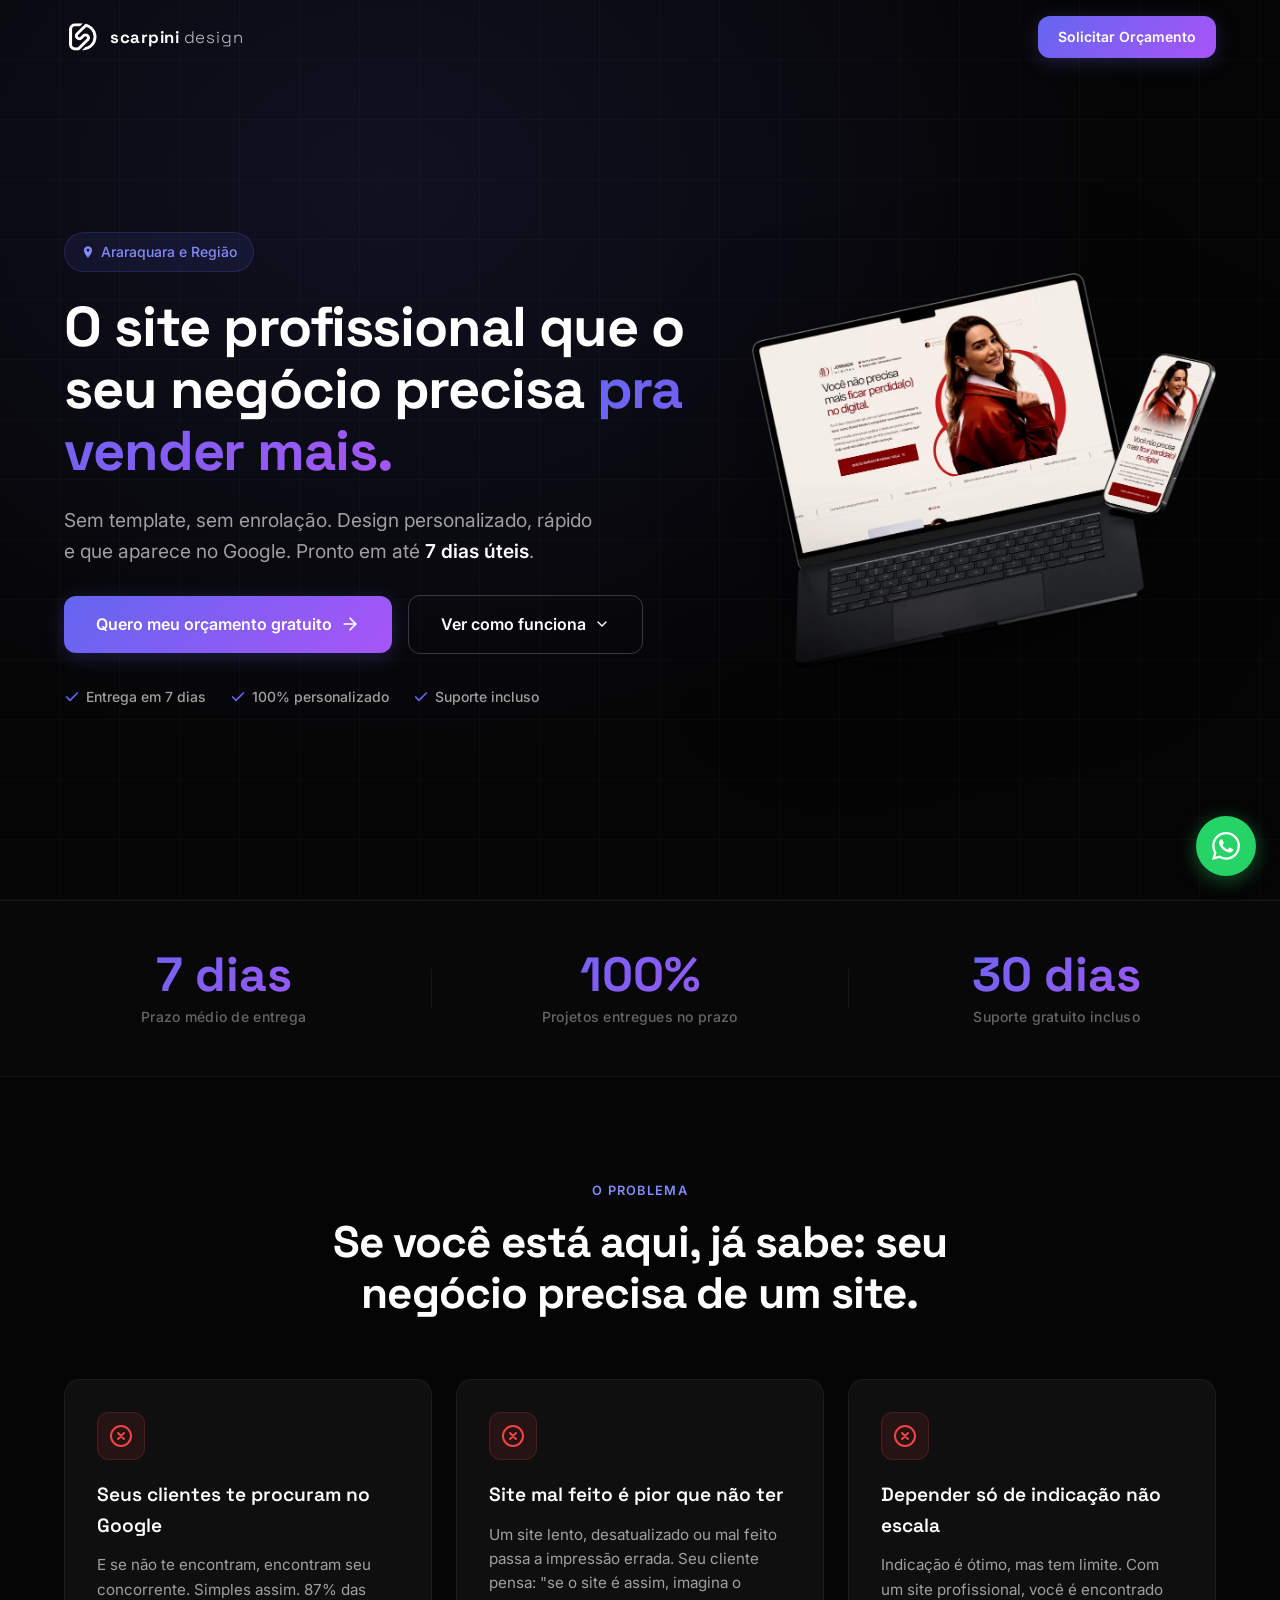
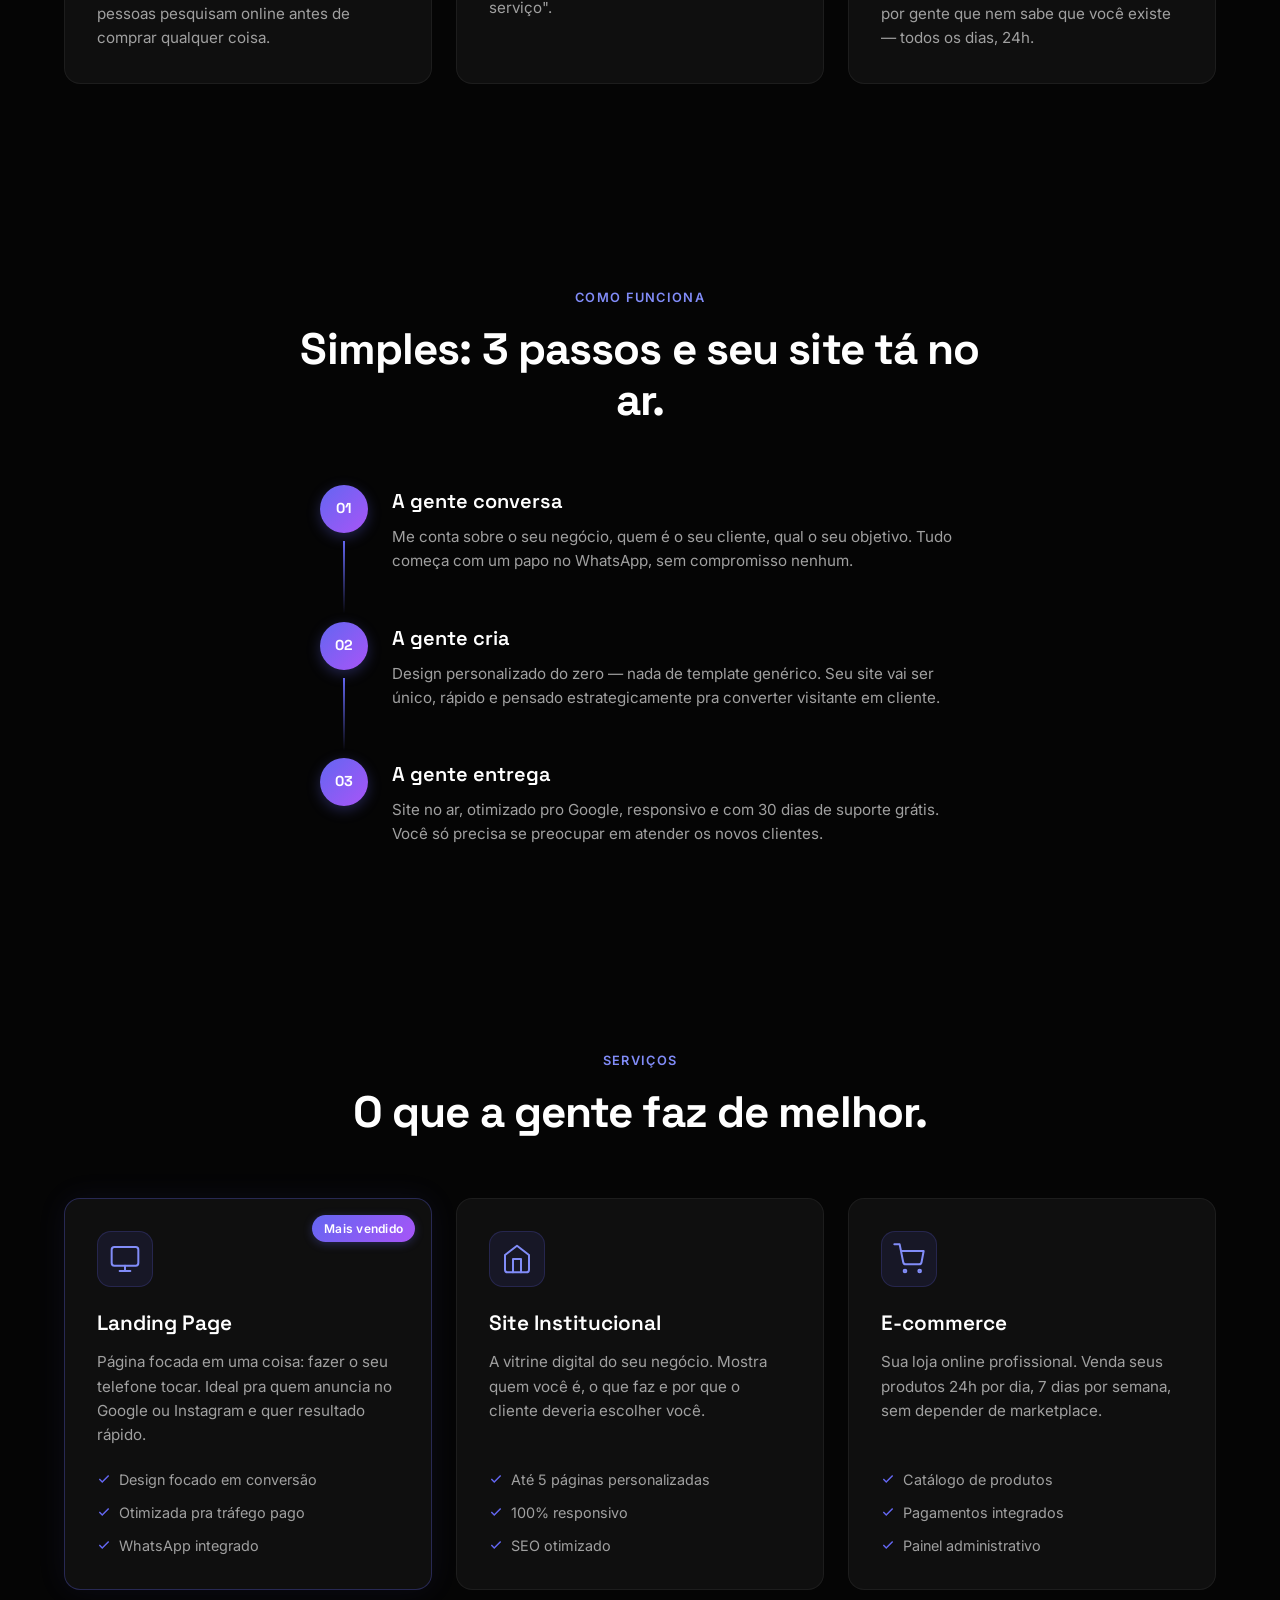
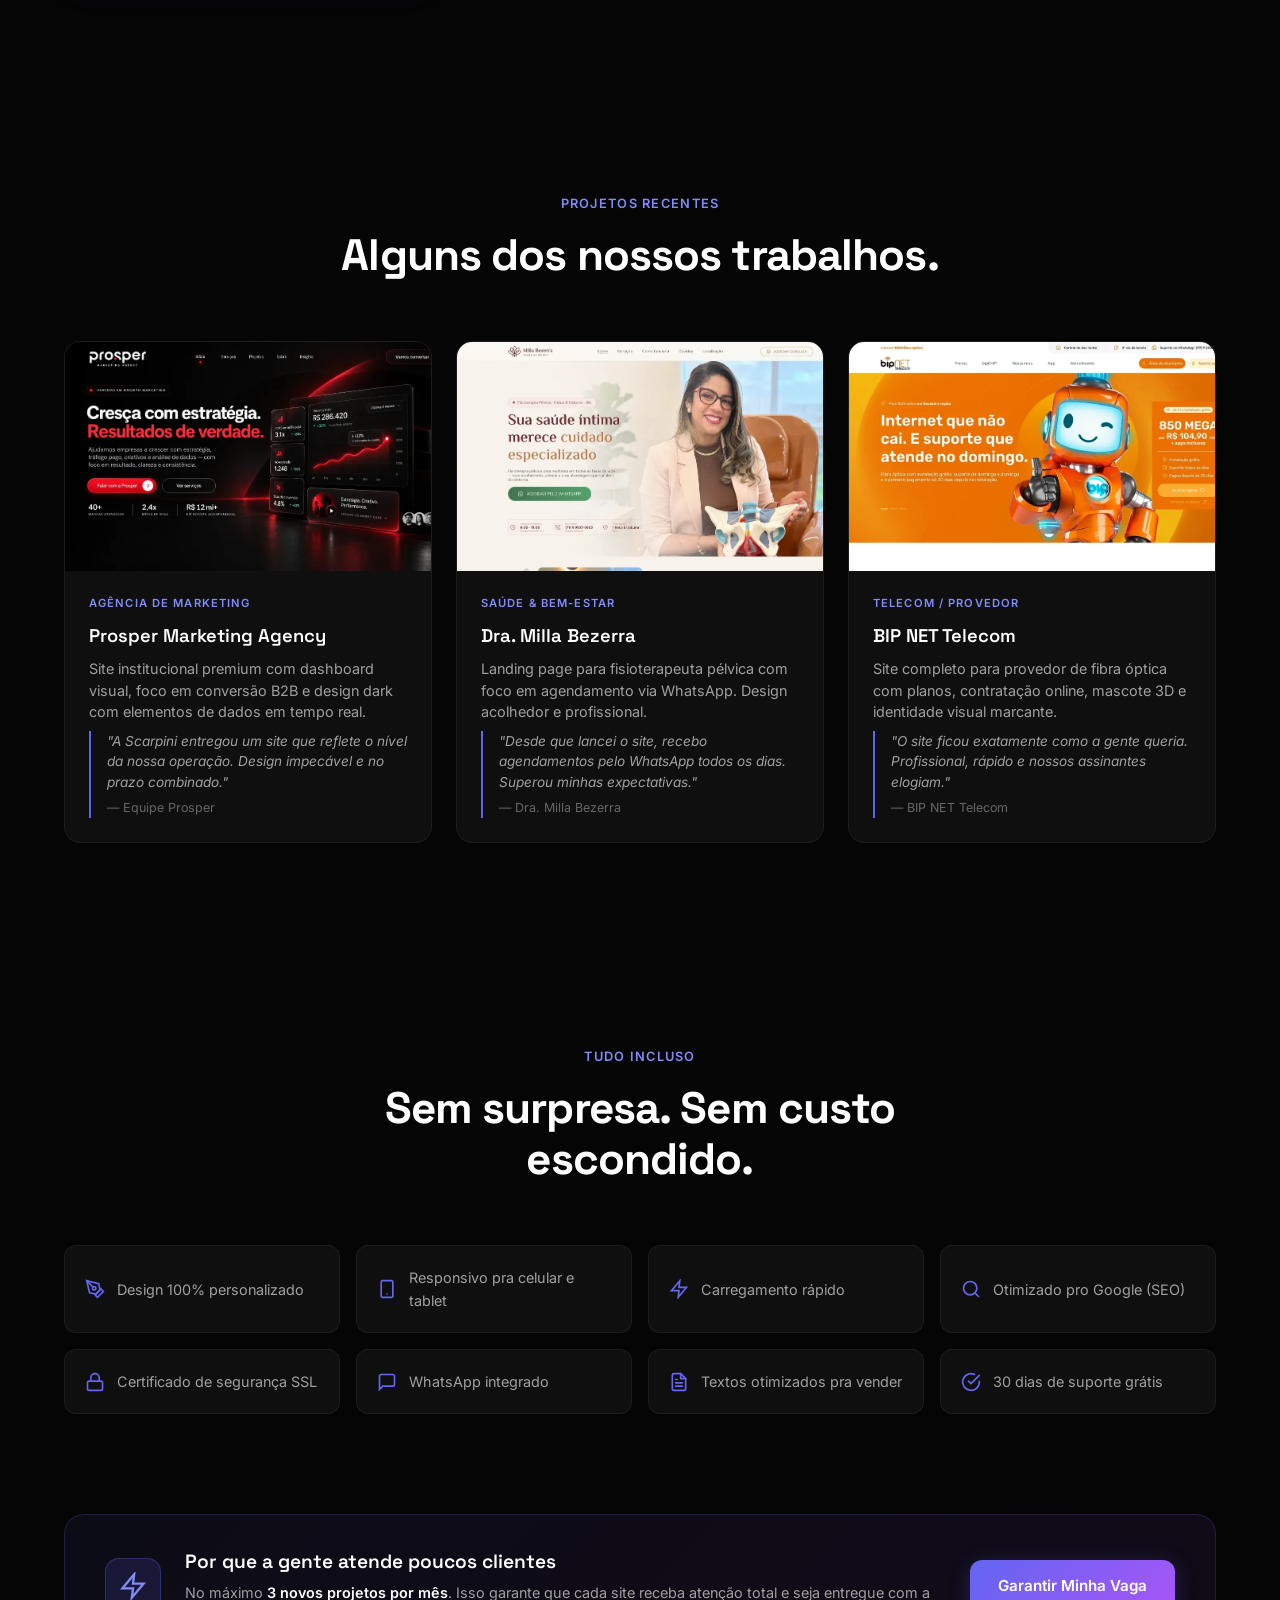
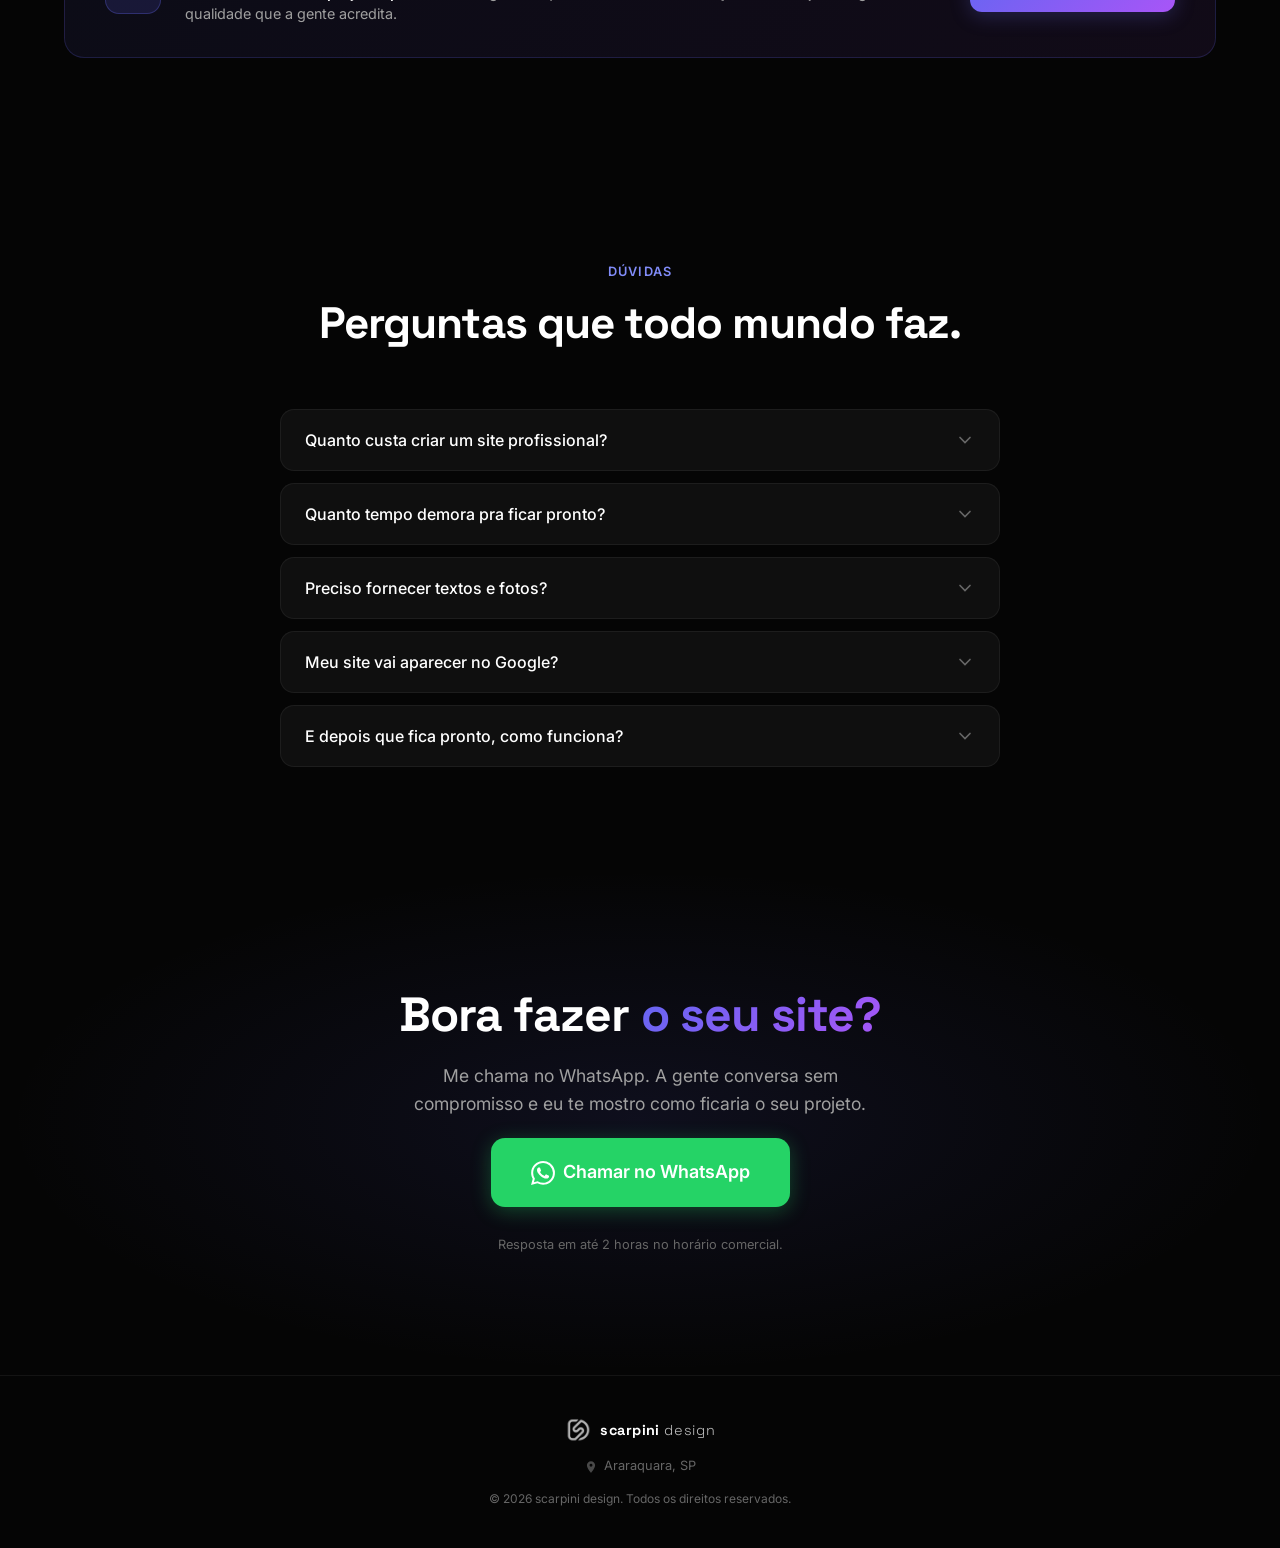
<file: index.html>
<!DOCTYPE html>
<html lang="pt-BR">
<head>
  <meta charset="UTF-8">
  <meta name="viewport" content="width=device-width, initial-scale=1.0">
  <title>scarpini design | Sites Profissionais em Araraquara</title>
  <meta name="description" content="Sites profissionais que vendem. Design personalizado, rápido e que aparece no Google. Araraquara e região. Pronto em 7 dias.">
  <meta name="theme-color" content="#050505">
  <meta property="og:title" content="scarpini design | Sites Profissionais">
  <meta property="og:description" content="O site profissional que o seu negócio precisa pra vender mais. Design personalizado, sem template, sem enrolação.">
  <meta property="og:type" content="website">
  <link rel="icon" href="./assets/favicon.png" type="image/png">
  <link rel="preconnect" href="https://fonts.googleapis.com">
  <link rel="preconnect" href="https://fonts.gstatic.com" crossorigin>
  <link href="https://fonts.googleapis.com/css2?family=Inter:wght@400;500;600;700&family=Space+Grotesk:wght@500;600;700&display=swap" rel="stylesheet">
  <link rel="stylesheet" href="./style.css">

  <!-- Meta Pixel Code -->
  <script>
  !function(f,b,e,v,n,t,s)
  {if(f.fbq)return;n=f.fbq=function(){n.callMethod?
  n.callMethod.apply(n,arguments):n.queue.push(arguments)};
  if(!f._fbq)f._fbq=n;n.push=n;n.loaded=!0;n.version='2.0';
  n.queue=[];t=b.createElement(e);t.async=!0;
  t.src=v;s=b.getElementsByTagName(e)[0];
  s.parentNode.insertBefore(t,s)}(window, document,'script',
  'https://connect.facebook.net/en_US/fbevents.js');
  fbq('init', '1055273907292998');
  fbq('track', 'PageView');
  </script>
  <noscript><img height="1" width="1" style="display:none"
  src="https://www.facebook.com/tr?id=1055273907292998&ev=PageView&noscript=1"/></noscript>
  <!-- End Meta Pixel Code -->
</head>
<body>

  <!-- ========== NAVBAR ========== -->
  <header class="navbar" id="navbar">
    <div class="container navbar__inner">
      <a href="#" class="navbar__logo">
        <img src="./assets/logo-white.png" alt="scarpini design" width="36" height="36" loading="eager">
        <span class="navbar__brand">scarpini <span class="navbar__brand-light">design</span></span>
      </a>
      <a href="https://wa.me/5516997275510?text=Ol%C3%A1!%20Vi%20o%20site%20da%20Scarpini%20Design%20e%20gostaria%20de%20um%20or%C3%A7amento%20para%20meu%20site%20profissional." class="btn btn--primary btn--sm navbar__cta" target="_blank" rel="noopener">
        Solicitar Orçamento
      </a>
    </div>
  </header>

  <main>

    <!-- ========== HERO ========== -->
    <section class="hero" id="hero">
      <div class="hero__bg"></div>
      <div class="container hero__inner">
        <div class="hero__content" data-reveal>
          <span class="badge">
            <svg width="14" height="14" viewBox="0 0 24 24" fill="currentColor"><path d="M12 2C8.13 2 5 5.13 5 9c0 5.25 7 13 7 13s7-7.75 7-13c0-3.87-3.13-7-7-7zm0 9.5a2.5 2.5 0 010-5 2.5 2.5 0 010 5z"/></svg>
            Araraquara e Região
          </span>
          <h1 class="hero__title">
            O site profissional que o seu negócio precisa
            <span class="gradient-text">pra vender mais.</span>
          </h1>
          <p class="hero__subtitle">
            Sem template, sem enrolação. Design personalizado, rápido e que aparece no Google. Pronto em até <strong>7 dias úteis</strong>.
          </p>
          <div class="hero__ctas">
            <a href="https://wa.me/5516997275510?text=Ol%C3%A1!%20Vi%20o%20site%20da%20Scarpini%20Design%20e%20gostaria%20de%20um%20or%C3%A7amento%20para%20meu%20site%20profissional." class="btn btn--primary btn--lg" target="_blank" rel="noopener">
              Quero meu orçamento gratuito
              <svg width="20" height="20" viewBox="0 0 24 24" fill="none" stroke="currentColor" stroke-width="2" stroke-linecap="round" stroke-linejoin="round"><path d="M5 12h14"/><path d="M12 5l7 7-7 7"/></svg>
            </a>
            <a href="#processo" class="btn btn--ghost btn--lg">
              Ver como funciona
              <svg width="16" height="16" viewBox="0 0 24 24" fill="none" stroke="currentColor" stroke-width="2" stroke-linecap="round" stroke-linejoin="round"><path d="M6 9l6 6 6-6"/></svg>
            </a>
          </div>
          <div class="hero__trust">
            <div class="trust-item">
              <svg width="16" height="16" viewBox="0 0 24 24" fill="none" stroke="#6366f1" stroke-width="2.5" stroke-linecap="round" stroke-linejoin="round"><path d="M20 6L9 17l-5-5"/></svg>
              Entrega em 7 dias
            </div>
            <div class="trust-item">
              <svg width="16" height="16" viewBox="0 0 24 24" fill="none" stroke="#6366f1" stroke-width="2.5" stroke-linecap="round" stroke-linejoin="round"><path d="M20 6L9 17l-5-5"/></svg>
              100% personalizado
            </div>
            <div class="trust-item">
              <svg width="16" height="16" viewBox="0 0 24 24" fill="none" stroke="#6366f1" stroke-width="2.5" stroke-linecap="round" stroke-linejoin="round"><path d="M20 6L9 17l-5-5"/></svg>
              Suporte incluso
            </div>
          </div>
        </div>
        <div class="hero__visual" data-reveal data-reveal-delay="200">
          <img src="./assets/hero-image.webp" alt="Projetos Scarpini Design" class="hero__image" width="700" height="auto" loading="eager">
        </div>
      </div>
    </section>

    <!-- ========== STATS ========== -->
    <section class="stats">
      <div class="container">
        <div class="stats__grid">
          <div class="stat" data-reveal>
            <span class="stat__number">7 dias</span>
            <span class="stat__label">Prazo médio de entrega</span>
          </div>
          <div class="stat__divider"></div>
          <div class="stat" data-reveal data-reveal-delay="100">
            <span class="stat__number">100%</span>
            <span class="stat__label">Projetos entregues no prazo</span>
          </div>
          <div class="stat__divider"></div>
          <div class="stat" data-reveal data-reveal-delay="200">
            <span class="stat__number">30 dias</span>
            <span class="stat__label">Suporte gratuito incluso</span>
          </div>
        </div>
      </div>
    </section>

    <!-- ========== PROBLEM ========== -->
    <section class="section section--problems" id="problemas">
      <div class="container">
        <div class="section__header" data-reveal>
          <span class="section__label">O problema</span>
          <h2 class="section__title">Se você está aqui, já sabe: seu negócio precisa de um site.</h2>
        </div>
        <div class="problems__grid">
          <div class="card" data-reveal>
            <div class="card__icon card__icon--red">
              <svg width="24" height="24" viewBox="0 0 24 24" fill="none" stroke="currentColor" stroke-width="2" stroke-linecap="round"><circle cx="12" cy="12" r="10"/><path d="M15 9l-6 6M9 9l6 6"/></svg>
            </div>
            <h3 class="card__title">Seus clientes te procuram no Google</h3>
            <p class="card__text">E se não te encontram, encontram seu concorrente. Simples assim. 87% das pessoas pesquisam online antes de comprar qualquer coisa.</p>
          </div>
          <div class="card" data-reveal data-reveal-delay="100">
            <div class="card__icon card__icon--red">
              <svg width="24" height="24" viewBox="0 0 24 24" fill="none" stroke="currentColor" stroke-width="2" stroke-linecap="round"><circle cx="12" cy="12" r="10"/><path d="M15 9l-6 6M9 9l6 6"/></svg>
            </div>
            <h3 class="card__title">Site mal feito é pior que não ter</h3>
            <p class="card__text">Um site lento, desatualizado ou mal feito passa a impressão errada. Seu cliente pensa: "se o site é assim, imagina o serviço".</p>
          </div>
          <div class="card" data-reveal data-reveal-delay="200">
            <div class="card__icon card__icon--red">
              <svg width="24" height="24" viewBox="0 0 24 24" fill="none" stroke="currentColor" stroke-width="2" stroke-linecap="round"><circle cx="12" cy="12" r="10"/><path d="M15 9l-6 6M9 9l6 6"/></svg>
            </div>
            <h3 class="card__title">Depender só de indicação não escala</h3>
            <p class="card__text">Indicação é ótimo, mas tem limite. Com um site profissional, você é encontrado por gente que nem sabe que você existe — todos os dias, 24h.</p>
          </div>
        </div>
      </div>
    </section>

    <!-- ========== PROCESS ========== -->
    <section class="section section--process" id="processo">
      <div class="container">
        <div class="section__header" data-reveal>
          <span class="section__label">Como funciona</span>
          <h2 class="section__title">Simples: 3 passos e seu site tá no ar.</h2>
        </div>
        <div class="process__steps">
          <div class="step" data-reveal>
            <div class="step__marker">
              <span class="step__number">01</span>
              <div class="step__line"></div>
            </div>
            <div class="step__content">
              <h3 class="step__title">A gente conversa</h3>
              <p class="step__text">Me conta sobre o seu negócio, quem é o seu cliente, qual o seu objetivo. Tudo começa com um papo no WhatsApp, sem compromisso nenhum.</p>
            </div>
          </div>
          <div class="step" data-reveal data-reveal-delay="150">
            <div class="step__marker">
              <span class="step__number">02</span>
              <div class="step__line"></div>
            </div>
            <div class="step__content">
              <h3 class="step__title">A gente cria</h3>
              <p class="step__text">Design personalizado do zero — nada de template genérico. Seu site vai ser único, rápido e pensado estrategicamente pra converter visitante em cliente.</p>
            </div>
          </div>
          <div class="step" data-reveal data-reveal-delay="300">
            <div class="step__marker">
              <span class="step__number">03</span>
            </div>
            <div class="step__content">
              <h3 class="step__title">A gente entrega</h3>
              <p class="step__text">Site no ar, otimizado pro Google, responsivo e com 30 dias de suporte grátis. Você só precisa se preocupar em atender os novos clientes.</p>
            </div>
          </div>
        </div>
      </div>
    </section>

    <!-- ========== SERVICES ========== -->
    <section class="section section--services" id="servicos">
      <div class="container">
        <div class="section__header" data-reveal>
          <span class="section__label">Serviços</span>
          <h2 class="section__title">O que a gente faz de melhor.</h2>
        </div>
        <div class="services__grid">
          <div class="service-card" data-reveal>
            <div class="service-card__icon">
              <svg width="32" height="32" viewBox="0 0 24 24" fill="none" stroke="currentColor" stroke-width="1.5" stroke-linecap="round" stroke-linejoin="round"><rect x="2" y="3" width="20" height="14" rx="2"/><path d="M8 21h8M12 17v4"/></svg>
            </div>
            <h3 class="service-card__title">Landing Page</h3>
            <p class="service-card__desc">Página focada em uma coisa: fazer o seu telefone tocar. Ideal pra quem anuncia no Google ou Instagram e quer resultado rápido.</p>
            <ul class="service-card__list">
              <li>
                <svg width="14" height="14" viewBox="0 0 24 24" fill="none" stroke="#6366f1" stroke-width="2.5"><path d="M20 6L9 17l-5-5"/></svg>
                Design focado em conversão
              </li>
              <li>
                <svg width="14" height="14" viewBox="0 0 24 24" fill="none" stroke="#6366f1" stroke-width="2.5"><path d="M20 6L9 17l-5-5"/></svg>
                Otimizada pra tráfego pago
              </li>
              <li>
                <svg width="14" height="14" viewBox="0 0 24 24" fill="none" stroke="#6366f1" stroke-width="2.5"><path d="M20 6L9 17l-5-5"/></svg>
                WhatsApp integrado
              </li>
            </ul>
            <span class="service-card__tag">Mais vendido</span>
          </div>
          <div class="service-card" data-reveal data-reveal-delay="100">
            <div class="service-card__icon">
              <svg width="32" height="32" viewBox="0 0 24 24" fill="none" stroke="currentColor" stroke-width="1.5" stroke-linecap="round" stroke-linejoin="round"><path d="M3 9l9-7 9 7v11a2 2 0 01-2 2H5a2 2 0 01-2-2z"/><polyline points="9 22 9 12 15 12 15 22"/></svg>
            </div>
            <h3 class="service-card__title">Site Institucional</h3>
            <p class="service-card__desc">A vitrine digital do seu negócio. Mostra quem você é, o que faz e por que o cliente deveria escolher você.</p>
            <ul class="service-card__list">
              <li>
                <svg width="14" height="14" viewBox="0 0 24 24" fill="none" stroke="#6366f1" stroke-width="2.5"><path d="M20 6L9 17l-5-5"/></svg>
                Até 5 páginas personalizadas
              </li>
              <li>
                <svg width="14" height="14" viewBox="0 0 24 24" fill="none" stroke="#6366f1" stroke-width="2.5"><path d="M20 6L9 17l-5-5"/></svg>
                100% responsivo
              </li>
              <li>
                <svg width="14" height="14" viewBox="0 0 24 24" fill="none" stroke="#6366f1" stroke-width="2.5"><path d="M20 6L9 17l-5-5"/></svg>
                SEO otimizado
              </li>
            </ul>
          </div>
          <div class="service-card" data-reveal data-reveal-delay="200">
            <div class="service-card__icon">
              <svg width="32" height="32" viewBox="0 0 24 24" fill="none" stroke="currentColor" stroke-width="1.5" stroke-linecap="round" stroke-linejoin="round"><circle cx="9" cy="21" r="1"/><circle cx="20" cy="21" r="1"/><path d="M1 1h4l2.68 13.39a2 2 0 002 1.61h9.72a2 2 0 002-1.61L23 6H6"/></svg>
            </div>
            <h3 class="service-card__title">E-commerce</h3>
            <p class="service-card__desc">Sua loja online profissional. Venda seus produtos 24h por dia, 7 dias por semana, sem depender de marketplace.</p>
            <ul class="service-card__list">
              <li>
                <svg width="14" height="14" viewBox="0 0 24 24" fill="none" stroke="#6366f1" stroke-width="2.5"><path d="M20 6L9 17l-5-5"/></svg>
                Catálogo de produtos
              </li>
              <li>
                <svg width="14" height="14" viewBox="0 0 24 24" fill="none" stroke="#6366f1" stroke-width="2.5"><path d="M20 6L9 17l-5-5"/></svg>
                Pagamentos integrados
              </li>
              <li>
                <svg width="14" height="14" viewBox="0 0 24 24" fill="none" stroke="#6366f1" stroke-width="2.5"><path d="M20 6L9 17l-5-5"/></svg>
                Painel administrativo
              </li>
            </ul>
          </div>
        </div>
      </div>
    </section>

    <!-- ========== PROJECTS ========== -->
    <section class="section section--projects" id="projetos">
      <div class="container">
        <div class="section__header" data-reveal>
          <span class="section__label">Projetos recentes</span>
          <h2 class="section__title">Alguns dos nossos trabalhos.</h2>
        </div>
        <div class="projects__grid">
          <div class="project-card" data-reveal>
            <div class="project-card__image">
              <img src="./assets/project-prosper.webp" alt="Site Prosper Marketing Agency" loading="lazy">
            </div>
            <div class="project-card__info">
              <span class="project-card__tag">Agência de Marketing</span>
              <h3 class="project-card__title">Prosper Marketing Agency</h3>
              <p class="project-card__desc">Site institucional premium com dashboard visual, foco em conversão B2B e design dark com elementos de dados em tempo real.</p>
              <blockquote class="project-card__testimonial">
                <p>"A Scarpini entregou um site que reflete o nível da nossa operação. Design impecável e no prazo combinado."</p>
                <cite>— Equipe Prosper</cite>
              </blockquote>
            </div>
          </div>
          <div class="project-card" data-reveal data-reveal-delay="100">
            <div class="project-card__image">
              <img src="./assets/project-milla.webp" alt="Landing Page Milla Bezerra" loading="lazy">
            </div>
            <div class="project-card__info">
              <span class="project-card__tag">Saúde &amp; Bem-estar</span>
              <h3 class="project-card__title">Dra. Milla Bezerra</h3>
              <p class="project-card__desc">Landing page para fisioterapeuta pélvica com foco em agendamento via WhatsApp. Design acolhedor e profissional.</p>
              <blockquote class="project-card__testimonial">
                <p>"Desde que lancei o site, recebo agendamentos pelo WhatsApp todos os dias. Superou minhas expectativas."</p>
                <cite>— Dra. Milla Bezerra</cite>
              </blockquote>
            </div>
          </div>
          <div class="project-card" data-reveal data-reveal-delay="200">
            <div class="project-card__image">
              <img src="./assets/project-bip.webp" alt="Site BIP NET Telecom" loading="lazy">
            </div>
            <div class="project-card__info">
              <span class="project-card__tag">Telecom / Provedor</span>
              <h3 class="project-card__title">BIP NET Telecom</h3>
              <p class="project-card__desc">Site completo para provedor de fibra óptica com planos, contratação online, mascote 3D e identidade visual marcante.</p>
              <blockquote class="project-card__testimonial">
                <p>"O site ficou exatamente como a gente queria. Profissional, rápido e nossos assinantes elogiam."</p>
                <cite>— BIP NET Telecom</cite>
              </blockquote>
            </div>
          </div>
        </div>
      </div>
    </section>

    <!-- ========== WHAT'S INCLUDED ========== -->
    <section class="section section--included" id="incluso">
      <div class="container">
        <div class="section__header" data-reveal>
          <span class="section__label">Tudo incluso</span>
          <h2 class="section__title">Sem surpresa. Sem custo escondido.</h2>
        </div>
        <div class="included__grid">
          <div class="included__item" data-reveal>
            <svg width="20" height="20" viewBox="0 0 24 24" fill="none" stroke="#6366f1" stroke-width="2" stroke-linecap="round"><path d="M12 19l7-7 3 3-7 7-3-3z"/><path d="M18 13l-1.5-7.5L2 2l3.5 14.5L13 18l5-5z"/><path d="M2 2l7.586 7.586"/><circle cx="11" cy="11" r="2"/></svg>
            <span>Design 100% personalizado</span>
          </div>
          <div class="included__item" data-reveal data-reveal-delay="50">
            <svg width="20" height="20" viewBox="0 0 24 24" fill="none" stroke="#6366f1" stroke-width="2" stroke-linecap="round"><rect x="5" y="2" width="14" height="20" rx="2"/><line x1="12" y1="18" x2="12" y2="18"/></svg>
            <span>Responsivo pra celular e tablet</span>
          </div>
          <div class="included__item" data-reveal data-reveal-delay="100">
            <svg width="20" height="20" viewBox="0 0 24 24" fill="none" stroke="#6366f1" stroke-width="2" stroke-linecap="round"><polygon points="13 2 3 14 12 14 11 22 21 10 12 10 13 2"/></svg>
            <span>Carregamento rápido</span>
          </div>
          <div class="included__item" data-reveal data-reveal-delay="150">
            <svg width="20" height="20" viewBox="0 0 24 24" fill="none" stroke="#6366f1" stroke-width="2" stroke-linecap="round"><circle cx="11" cy="11" r="8"/><line x1="21" y1="21" x2="16.65" y2="16.65"/></svg>
            <span>Otimizado pro Google (SEO)</span>
          </div>
          <div class="included__item" data-reveal data-reveal-delay="200">
            <svg width="20" height="20" viewBox="0 0 24 24" fill="none" stroke="#6366f1" stroke-width="2" stroke-linecap="round"><rect x="3" y="11" width="18" height="11" rx="2"/><path d="M7 11V7a5 5 0 0110 0v4"/></svg>
            <span>Certificado de segurança SSL</span>
          </div>
          <div class="included__item" data-reveal data-reveal-delay="250">
            <svg width="20" height="20" viewBox="0 0 24 24" fill="none" stroke="#6366f1" stroke-width="2" stroke-linecap="round"><path d="M21 15a2 2 0 01-2 2H7l-4 4V5a2 2 0 012-2h14a2 2 0 012 2z"/></svg>
            <span>WhatsApp integrado</span>
          </div>
          <div class="included__item" data-reveal data-reveal-delay="300">
            <svg width="20" height="20" viewBox="0 0 24 24" fill="none" stroke="#6366f1" stroke-width="2" stroke-linecap="round"><path d="M14 2H6a2 2 0 00-2 2v16a2 2 0 002 2h12a2 2 0 002-2V8z"/><path d="M14 2v6h6"/><path d="M16 13H8"/><path d="M16 17H8"/><path d="M10 9H8"/></svg>
            <span>Textos otimizados pra vender</span>
          </div>
          <div class="included__item" data-reveal data-reveal-delay="350">
            <svg width="20" height="20" viewBox="0 0 24 24" fill="none" stroke="#6366f1" stroke-width="2" stroke-linecap="round"><path d="M22 11.08V12a10 10 0 11-5.93-9.14"/><path d="M22 4L12 14.01l-3-3"/></svg>
            <span>30 dias de suporte grátis</span>
          </div>
        </div>
      </div>
    </section>

    <!-- ========== SCARCITY BANNER ========== -->
    <section class="scarcity" data-reveal>
      <div class="container">
        <div class="scarcity__inner">
          <div class="scarcity__icon">
            <svg width="28" height="28" viewBox="0 0 24 24" fill="none" stroke="currentColor" stroke-width="2" stroke-linecap="round"><polygon points="13 2 3 14 12 14 11 22 21 10 12 10 13 2"/></svg>
          </div>
          <div class="scarcity__text">
            <h3 class="scarcity__title">Por que a gente atende poucos clientes</h3>
            <p class="scarcity__desc">No máximo <strong>3 novos projetos por mês</strong>. Isso garante que cada site receba atenção total e seja entregue com a qualidade que a gente acredita.</p>
          </div>
          <a href="https://wa.me/5516997275510?text=Ol%C3%A1!%20Quero%20garantir%20minha%20vaga%20para%20cria%C3%A7%C3%A3o%20de%20site%20profissional." class="btn btn--primary btn--md scarcity__btn" target="_blank" rel="noopener">
            Garantir Minha Vaga
          </a>
        </div>
      </div>
    </section>

    <!-- ========== FAQ ========== -->
    <section class="section section--faq" id="faq">
      <div class="container">
        <div class="section__header" data-reveal>
          <span class="section__label">Dúvidas</span>
          <h2 class="section__title">Perguntas que todo mundo faz.</h2>
        </div>
        <div class="faq__list">
          <div class="faq__item" data-reveal>
            <button class="faq__question" aria-expanded="false">
              <span>Quanto custa criar um site profissional?</span>
              <svg class="faq__chevron" width="20" height="20" viewBox="0 0 24 24" fill="none" stroke="currentColor" stroke-width="2" stroke-linecap="round"><path d="M6 9l6 6 6-6"/></svg>
            </button>
            <div class="faq__answer">
              <p>Depende do projeto — cada negócio é diferente e eu não trabalho com pacote genérico. Me chama no WhatsApp, te passo um orçamento personalizado em minutos. Sem compromisso nenhum.</p>
            </div>
          </div>
          <div class="faq__item" data-reveal data-reveal-delay="50">
            <button class="faq__question" aria-expanded="false">
              <span>Quanto tempo demora pra ficar pronto?</span>
              <svg class="faq__chevron" width="20" height="20" viewBox="0 0 24 24" fill="none" stroke="currentColor" stroke-width="2" stroke-linecap="round"><path d="M6 9l6 6 6-6"/></svg>
            </button>
            <div class="faq__answer">
              <p>Em média, 7 dias úteis depois do briefing aprovado. Nada de arrastar projeto por semanas. A gente combina um prazo e cumpre.</p>
            </div>
          </div>
          <div class="faq__item" data-reveal data-reveal-delay="100">
            <button class="faq__question" aria-expanded="false">
              <span>Preciso fornecer textos e fotos?</span>
              <svg class="faq__chevron" width="20" height="20" viewBox="0 0 24 24" fill="none" stroke="currentColor" stroke-width="2" stroke-linecap="round"><path d="M6 9l6 6 6-6"/></svg>
            </button>
            <div class="faq__answer">
              <p>Se tiver, ótimo! Se não, relaxa — a gente ajuda com tudo. Desde textos persuasivos até indicação de fotos profissionais pro seu nicho.</p>
            </div>
          </div>
          <div class="faq__item" data-reveal data-reveal-delay="150">
            <button class="faq__question" aria-expanded="false">
              <span>Meu site vai aparecer no Google?</span>
              <svg class="faq__chevron" width="20" height="20" viewBox="0 0 24 24" fill="none" stroke="currentColor" stroke-width="2" stroke-linecap="round"><path d="M6 9l6 6 6-6"/></svg>
            </button>
            <div class="faq__answer">
              <p>Sim. Todo projeto sai otimizado com SEO básico — títulos, descrições, velocidade, estrutura. Isso ajuda seu site a ser encontrado por clientes da sua região buscando o que você oferece.</p>
            </div>
          </div>
          <div class="faq__item" data-reveal data-reveal-delay="200">
            <button class="faq__question" aria-expanded="false">
              <span>E depois que fica pronto, como funciona?</span>
              <svg class="faq__chevron" width="20" height="20" viewBox="0 0 24 24" fill="none" stroke="currentColor" stroke-width="2" stroke-linecap="round"><path d="M6 9l6 6 6-6"/></svg>
            </button>
            <div class="faq__answer">
              <p>30 dias de suporte grátis pra qualquer ajuste. Depois, ofereço planos de manutenção mensais acessíveis se você quiser. Mas o site é seu — sem prender contrato.</p>
            </div>
          </div>
        </div>
      </div>
    </section>

    <!-- ========== FINAL CTA ========== -->
    <section class="final-cta" id="contato">
      <div class="final-cta__bg"></div>
      <div class="container" data-reveal>
        <h2 class="final-cta__title">
          Bora fazer
          <span class="gradient-text">o seu site?</span>
        </h2>
        <p class="final-cta__subtitle">Me chama no WhatsApp. A gente conversa sem compromisso e eu te mostro como ficaria o seu projeto.</p>
        <a href="https://wa.me/5516997275510?text=Ol%C3%A1!%20Vi%20o%20site%20da%20Scarpini%20Design%20e%20gostaria%20de%20um%20or%C3%A7amento%20para%20meu%20site%20profissional." class="btn btn--whatsapp btn--xl" target="_blank" rel="noopener">
          <svg width="24" height="24" viewBox="0 0 24 24" fill="currentColor"><path d="M17.472 14.382c-.297-.149-1.758-.867-2.03-.967-.273-.099-.471-.148-.67.15-.197.297-.767.966-.94 1.164-.173.199-.347.223-.644.075-.297-.15-1.255-.463-2.39-1.475-.883-.788-1.48-1.761-1.653-2.059-.173-.297-.018-.458.13-.606.134-.133.298-.347.446-.52.149-.174.198-.298.298-.497.099-.198.05-.371-.025-.52-.075-.149-.669-1.612-.916-2.207-.242-.579-.487-.5-.669-.51-.173-.008-.371-.01-.57-.01-.198 0-.52.074-.792.372-.272.297-1.04 1.016-1.04 2.479 0 1.462 1.065 2.875 1.213 3.074.149.198 2.096 3.2 5.077 4.487.709.306 1.262.489 1.694.625.712.227 1.36.195 1.871.118.571-.085 1.758-.719 2.006-1.413.248-.694.248-1.289.173-1.413-.074-.124-.272-.198-.57-.347m-5.421 7.403h-.004a9.87 9.87 0 01-5.031-1.378l-.361-.214-3.741.982.998-3.648-.235-.374a9.86 9.86 0 01-1.51-5.26c.001-5.45 4.436-9.884 9.888-9.884 2.64 0 5.122 1.03 6.988 2.898a9.825 9.825 0 012.893 6.994c-.003 5.45-4.437 9.884-9.885 9.884m8.413-18.297A11.815 11.815 0 0012.05 0C5.495 0 .16 5.335.157 11.892c0 2.096.547 4.142 1.588 5.945L.057 24l6.305-1.654a11.882 11.882 0 005.683 1.448h.005c6.554 0 11.89-5.335 11.893-11.893a11.821 11.821 0 00-3.48-8.413z"/></svg>
          Chamar no WhatsApp
        </a>
        <span class="final-cta__note">Resposta em até 2 horas no horário comercial.</span>
      </div>
    </section>

  </main>

  <!-- ========== FOOTER ========== -->
  <footer class="footer">
    <div class="container footer__inner">
      <div class="footer__brand">
        <img src="./assets/logo-white.png" alt="scarpini design" width="28" height="28" loading="lazy">
        <span>scarpini <span class="navbar__brand-light">design</span></span>
      </div>
      <p class="footer__location">
        <svg width="14" height="14" viewBox="0 0 24 24" fill="currentColor"><path d="M12 2C8.13 2 5 5.13 5 9c0 5.25 7 13 7 13s7-7.75 7-13c0-3.87-3.13-7-7-7zm0 9.5a2.5 2.5 0 010-5 2.5 2.5 0 010 5z"/></svg>
        Araraquara, SP
      </p>
      <p class="footer__copy">&copy; 2026 scarpini design. Todos os direitos reservados.</p>
    </div>
  </footer>

  <!-- ========== FLOATING WHATSAPP ========== -->
  <a href="https://wa.me/5516997275510?text=Ol%C3%A1!%20Vi%20o%20site%20da%20Scarpini%20Design%20e%20gostaria%20de%20um%20or%C3%A7amento%20para%20meu%20site%20profissional." class="whatsapp-float" target="_blank" rel="noopener" aria-label="Fale pelo WhatsApp">
    <svg width="28" height="28" viewBox="0 0 24 24" fill="currentColor"><path d="M17.472 14.382c-.297-.149-1.758-.867-2.03-.967-.273-.099-.471-.148-.67.15-.197.297-.767.966-.94 1.164-.173.199-.347.223-.644.075-.297-.15-1.255-.463-2.39-1.475-.883-.788-1.48-1.761-1.653-2.059-.173-.297-.018-.458.13-.606.134-.133.298-.347.446-.52.149-.174.198-.298.298-.497.099-.198.05-.371-.025-.52-.075-.149-.669-1.612-.916-2.207-.242-.579-.487-.5-.669-.51-.173-.008-.371-.01-.57-.01-.198 0-.52.074-.792.372-.272.297-1.04 1.016-1.04 2.479 0 1.462 1.065 2.875 1.213 3.074.149.198 2.096 3.2 5.077 4.487.709.306 1.262.489 1.694.625.712.227 1.36.195 1.871.118.571-.085 1.758-.719 2.006-1.413.248-.694.248-1.289.173-1.413-.074-.124-.272-.198-.57-.347m-5.421 7.403h-.004a9.87 9.87 0 01-5.031-1.378l-.361-.214-3.741.982.998-3.648-.235-.374a9.86 9.86 0 01-1.51-5.26c.001-5.45 4.436-9.884 9.888-9.884 2.64 0 5.122 1.03 6.988 2.898a9.825 9.825 0 012.893 6.994c-.003 5.45-4.437 9.884-9.885 9.884m8.413-18.297A11.815 11.815 0 0012.05 0C5.495 0 .16 5.335.157 11.892c0 2.096.547 4.142 1.588 5.945L.057 24l6.305-1.654a11.882 11.882 0 005.683 1.448h.005c6.554 0 11.89-5.335 11.893-11.893a11.821 11.821 0 00-3.48-8.413z"/></svg>
  </a>

  <script src="./script.js"></script>
</body>
</html>
</file>
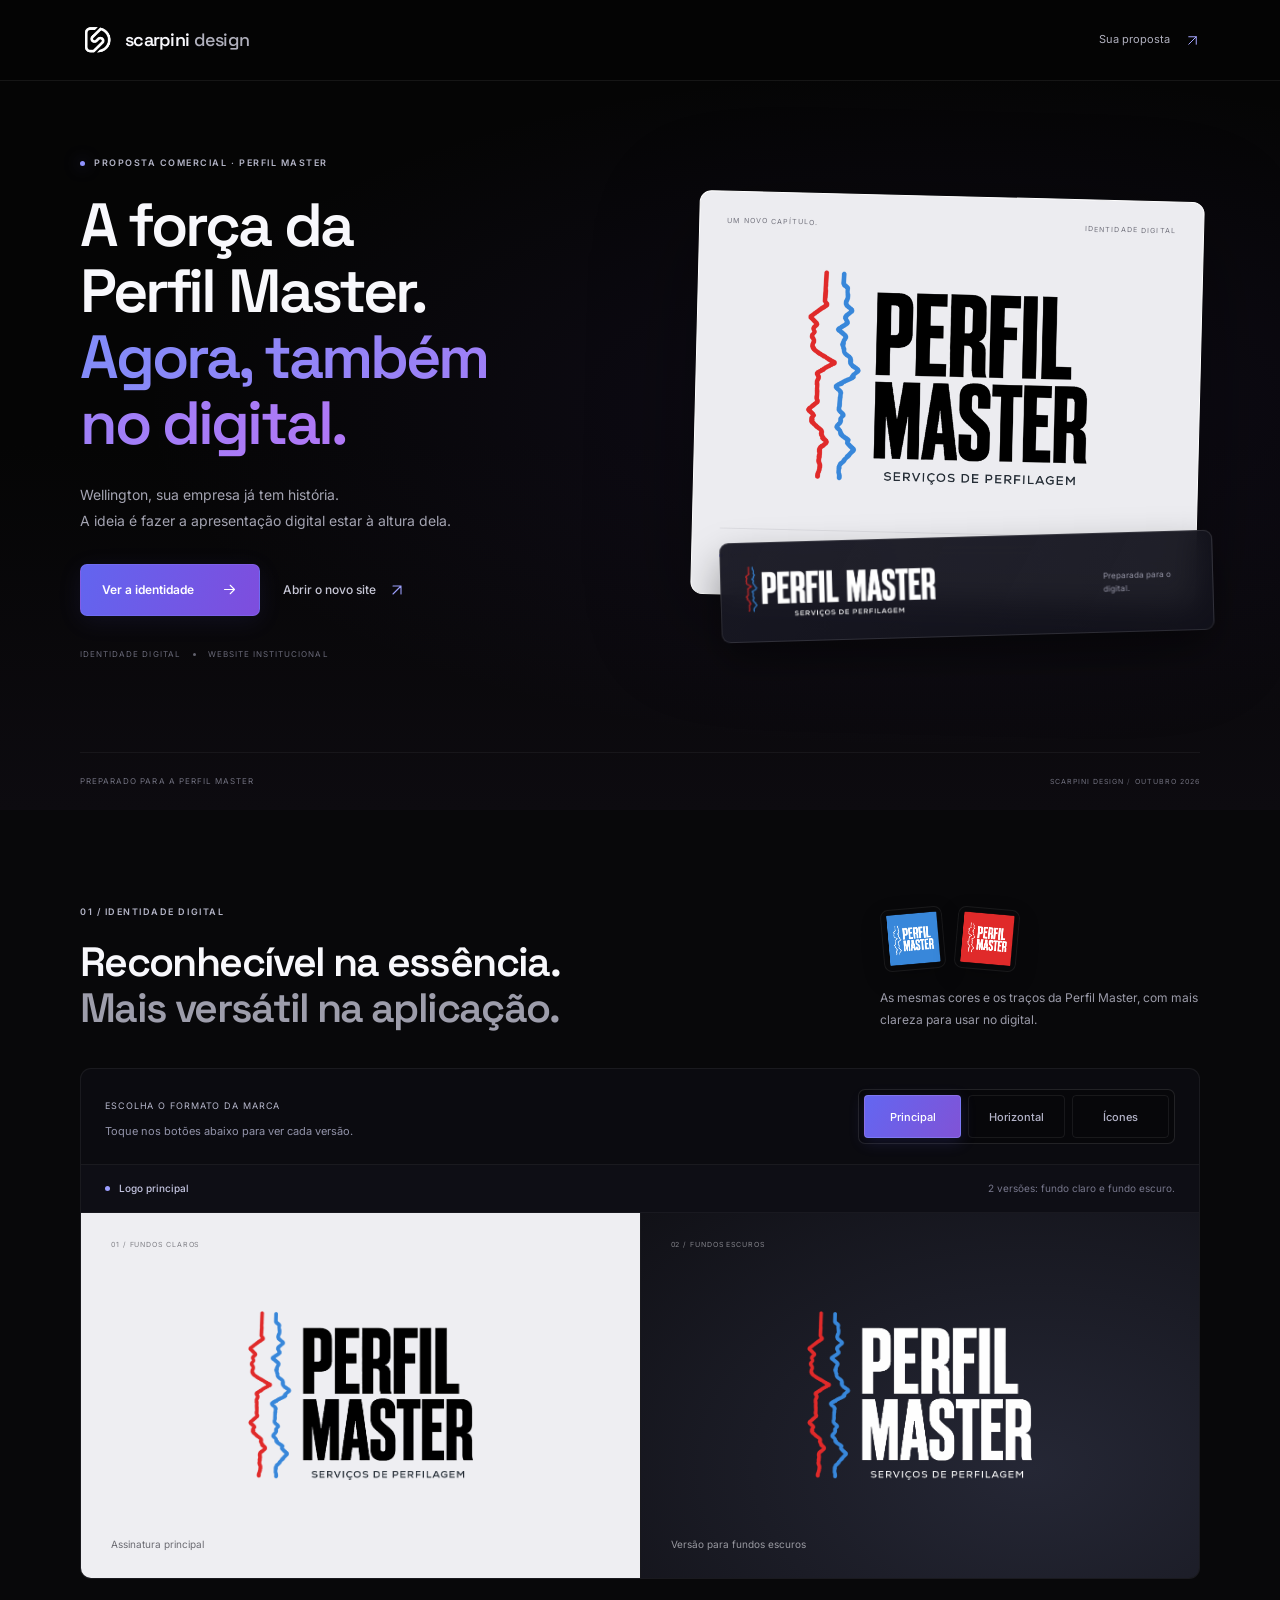
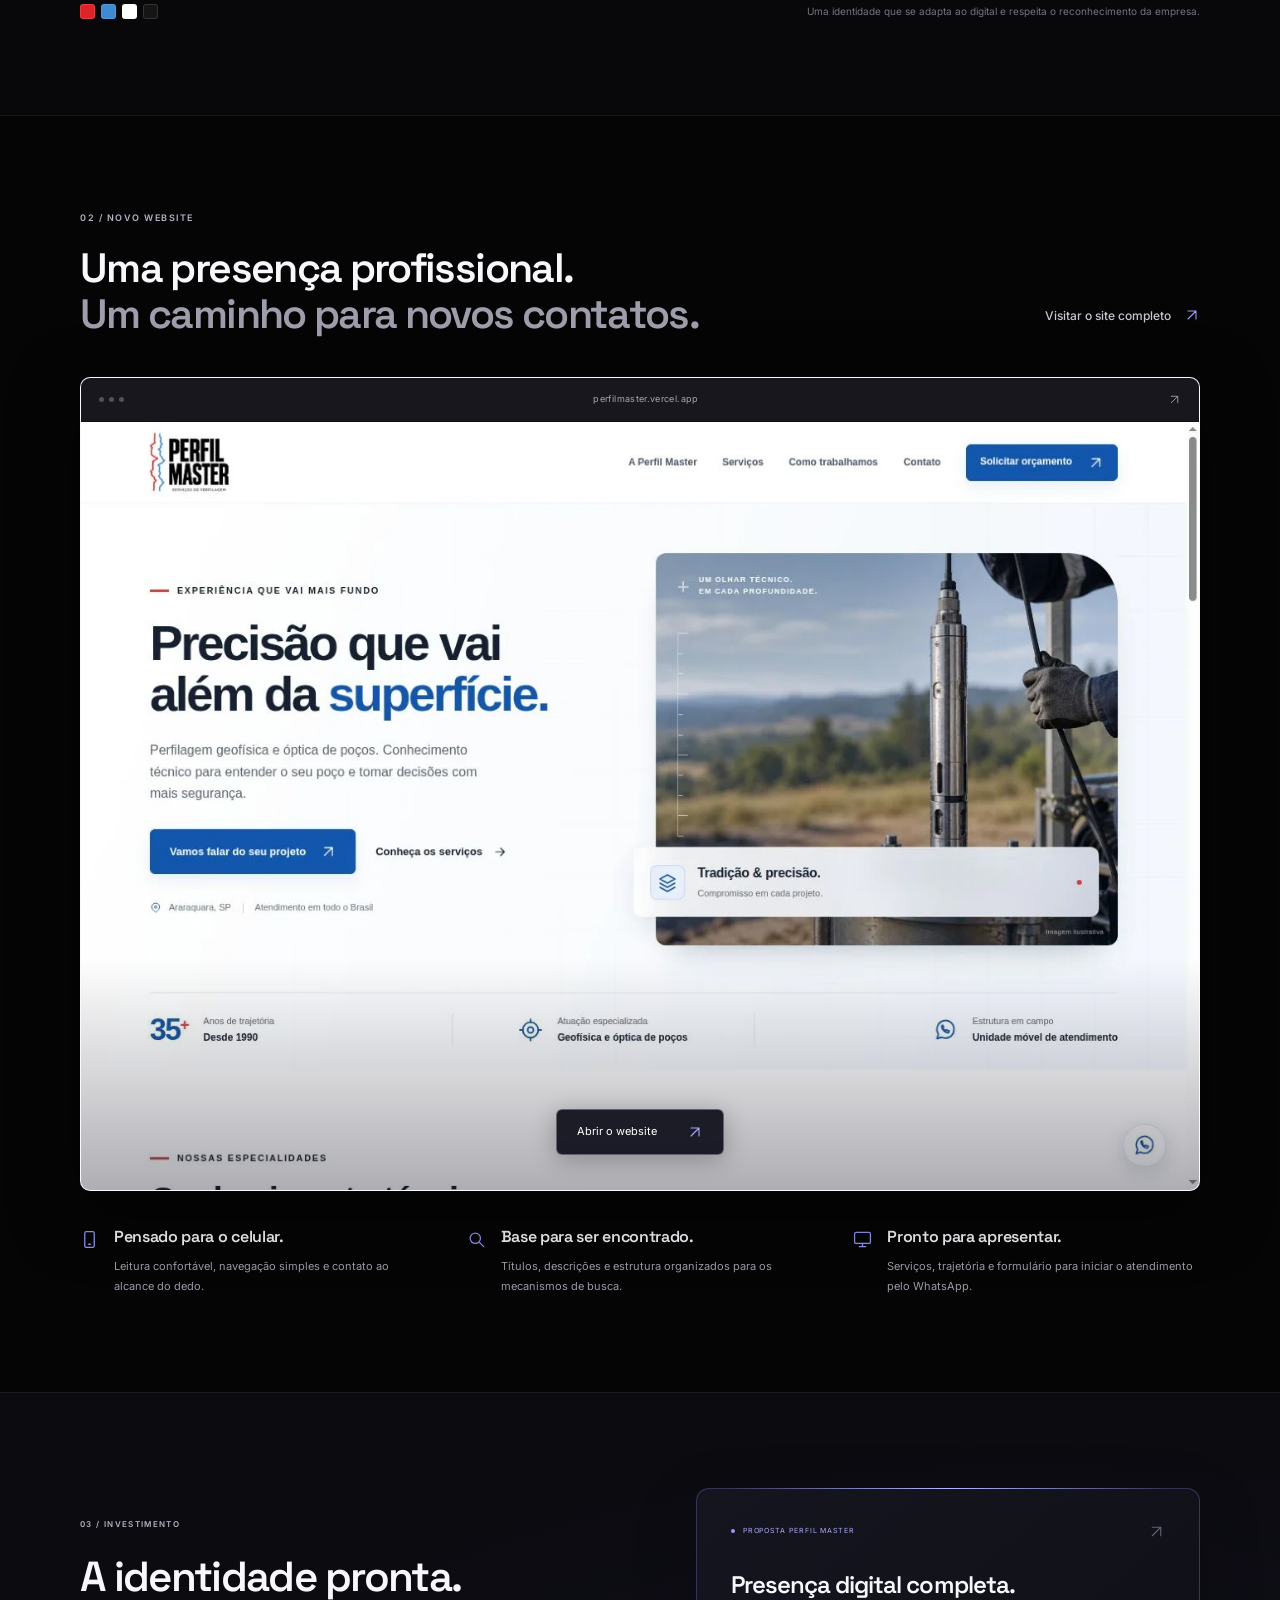
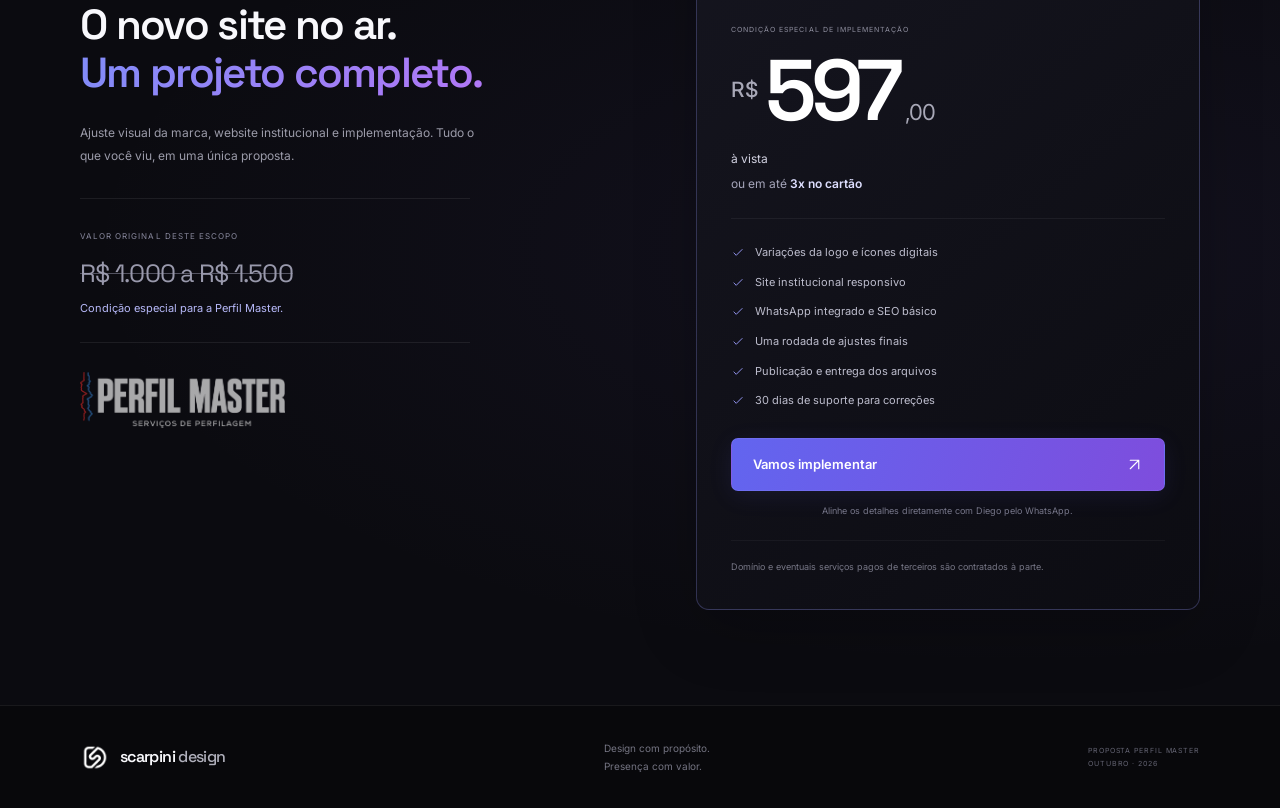
<file: perfilmaster/index.html>
<!doctype html>
<html lang="pt-BR">
<head>
  <meta charset="utf-8">
  <meta name="viewport" content="width=device-width, initial-scale=1">
  <meta name="theme-color" content="#050505">
  <meta name="robots" content="noindex, nofollow">
  <title>Perfil Master — Proposta de presença digital | Scarpini Design</title>
  <meta name="description" content="Uma nova apresentação para a Perfil Master. Ajuste da identidade para o digital, website institucional e implementação em uma proposta completa da Scarpini Design.">
  <meta property="og:type" content="website">
  <meta property="og:locale" content="pt_BR">
  <meta property="og:title" content="Perfil Master × Scarpini Design — Sua proposta está pronta.">
  <meta property="og:description" content="A força da Perfil Master. Agora, também no digital. Veja a identidade, o novo site e a proposta completa.">
  <meta property="og:image" content="https://scarpinidesign.vercel.app/perfilmaster/assets/icone-azul.webp">
  <meta property="og:url" content="https://scarpinidesign.vercel.app/perfilmaster/">
  <link rel="icon" href="/assets/favicon.png" type="image/png">
  <link rel="preconnect" href="https://fonts.googleapis.com">
  <link rel="preconnect" href="https://fonts.gstatic.com" crossorigin>
  <link href="https://fonts.googleapis.com/css2?family=Inter:wght@400;500;600;700&family=Space+Grotesk:wght@500;600;700&display=swap" rel="stylesheet">
  <link rel="stylesheet" href="/perfilmaster/proposta.css">
  <script src="/perfilmaster/proposta.js" defer></script>
</head>
<body>
<a class="skip" href="#conteudo">Pular para a proposta</a>
<svg class="svg-defs" xmlns="http://www.w3.org/2000/svg" aria-hidden="true"><defs>
  <symbol id="arrow-up" viewBox="0 0 24 24"><path d="M6 18 18 6M6 6h12v12"/></symbol>
  <symbol id="arrow" viewBox="0 0 24 24"><path d="M5 12h14m-6-6 6 6-6 6"/></symbol>
  <symbol id="check" viewBox="0 0 24 24"><path d="m5 12 4 4L19 6"/></symbol>
  <symbol id="brand-icon" viewBox="0 0 24 24"><path d="m4 17 5-5 3 3 8-11M14 4h6v6M4 4v16h16"/></symbol>
  <symbol id="screen" viewBox="0 0 24 24"><rect x="2" y="3" width="20" height="14" rx="2"/><path d="M8 21h8m-4-4v4"/></symbol>
  <symbol id="phone" viewBox="0 0 24 24"><rect x="6" y="2" width="12" height="20" rx="2"/><path d="M11 18h2"/></symbol>
  <symbol id="search" viewBox="0 0 24 24"><circle cx="10.5" cy="10.5" r="6.5"/><path d="m16 16 5 5"/></symbol>
</defs></svg>
<header class="proposal-header"><div class="wrap header-row"><a class="scarpini-brand" href="/" aria-label="Site da Scarpini Design"><img src="/assets/logo-white.png" width="38" height="38" alt=""><span>scarpini <span>design</span></span></a><a href="#investimento" class="header-link">Sua proposta <svg><use href="#arrow-up"/></svg></a></div></header>
<main id="conteudo">
  <section class="hero"><div class="hero-light" aria-hidden="true"></div><div class="wrap hero-grid">
    <div class="hero-copy"><p class="kicker"><span></span> PROPOSTA COMERCIAL · PERFIL MASTER</p><h1>A força da <br>Perfil Master. <br><span class="gradient">Agora, também <br>no digital.</span></h1><p class="hero-description">Wellington, sua empresa já tem história. <br>A ideia é fazer a apresentação digital estar à altura dela.</p><div class="hero-buttons"><a href="#identidade" class="button">Ver a identidade <svg><use href="#arrow"/></svg></a><a href="https://perfilmaster.vercel.app/" target="_blank" rel="noopener noreferrer" class="quiet-link">Abrir o novo site <svg><use href="#arrow-up"/></svg></a></div><div class="hero-meta"><span>IDENTIDADE DIGITAL</span><i></i><span>WEBSITE INSTITUCIONAL</span></div></div>
    <div class="hero-board"><div class="board-top"><span>UM NOVO CAPÍTULO.</span><span>IDENTIDADE DIGITAL</span></div><div class="board-logo"><img src="/perfilmaster/assets/marca-principal.webp" alt="Nova assinatura principal da Perfil Master, preservando as linhas vermelha e azul" width="495" height="371" fetchpriority="high"></div><div class="board-bottom"><span class="board-pill"><i></i> MESMA ESSÊNCIA. NOVA APRESENTAÇÃO.</span><span class="board-cross">+</span></div><div class="board-floating"><img src="/perfilmaster/assets/marca-assinatura-branca.webp" alt="Perfil Master — Serviços de Perfilagem, versão horizontal branca" width="855" height="236"><span>Preparada para o digital.</span></div></div>
  </div><div class="wrap chapter-line"><span>PREPARADO PARA A PERFIL MASTER</span><span>SCARPINI DESIGN <span class="muted">/</span> OUTUBRO 2026</span></div></section>

  <section class="section identity" id="identidade"><div class="wrap"><div class="section-heading"><div><p class="kicker">01 / IDENTIDADE DIGITAL</p><h2>Reconhecível na essência. <br><span>Mais versátil na aplicação.</span></h2></div><div class="identity-context"><div class="brand-icons-pair" aria-hidden="true"><img src="/perfilmaster/assets/icone-azul.webp" alt="" width="450" height="450"><img src="/perfilmaster/assets/icone-vermelho.webp" alt="" width="450" height="450"></div><p>As mesmas cores e os traços da Perfil Master, com mais clareza para usar no digital.</p></div></div>
    <div class="gallery-shell"><div class="gallery-toolbar"><div class="gallery-guide"><span class="gallery-label">ESCOLHA O FORMATO DA MARCA</span><p>Toque nos botões abaixo para ver cada versão.</p></div><div class="gallery-tabs" role="tablist" aria-label="Variações da identidade"><button id="tab-principal" role="tab" aria-selected="true" aria-controls="panel-principal" tabindex="0">Principal</button><button id="tab-horizontal" role="tab" aria-selected="false" aria-controls="panel-horizontal" tabindex="-1">Horizontal</button><button id="tab-icones" role="tab" aria-selected="false" aria-controls="panel-icones" tabindex="-1">Ícones</button></div></div>
      <p class="gallery-status" aria-live="polite"><span></span><strong id="gallery-current">Logo principal</strong><span id="gallery-description">2 versões: fundo claro e fundo escuro.</span></p><div class="gallery-panel" id="panel-principal" role="tabpanel" aria-labelledby="tab-principal"><figure class="logo-tile tile-light"><span>01 / FUNDOS CLAROS</span><img src="/perfilmaster/assets/marca-principal.webp" alt="Logo principal Perfil Master com letras pretas e traços azul e vermelho" width="495" height="371" loading="lazy"><figcaption>Assinatura principal</figcaption></figure><figure class="logo-tile tile-dark"><span>02 / FUNDOS ESCUROS</span><img src="/perfilmaster/assets/marca-principal-branca.webp" alt="Logo principal Perfil Master com letras brancas e traços azul e vermelho" width="495" height="371" loading="lazy"><figcaption>Versão para fundos escuros</figcaption></figure></div>
      <div class="gallery-panel" id="panel-horizontal" role="tabpanel" aria-labelledby="tab-horizontal" hidden><figure class="logo-tile tile-light horizontal-tile"><span>03 / FORMATO HORIZONTAL</span><img src="/perfilmaster/assets/marca-horizontal.webp" alt="Logo horizontal Perfil Master com texto preto" width="855" height="236" loading="lazy"><figcaption>Para cabeçalhos e materiais digitais</figcaption></figure><figure class="logo-tile tile-dark horizontal-tile"><span>04 / FORMATO HORIZONTAL BRANCO</span><img src="/perfilmaster/assets/marca-horizontal-branca.webp" alt="Logo horizontal Perfil Master com texto branco" width="855" height="236" loading="lazy"><figcaption>Para rodapés e fundos escuros</figcaption></figure></div>
      <div class="gallery-panel" id="panel-icones" role="tabpanel" aria-labelledby="tab-icones" hidden><figure class="logo-tile icon-tile"><span>05 / VERSÃO AZUL</span><img src="/perfilmaster/assets/icone-azul.webp" alt="Ícone Perfil Master branco em fundo azul" width="450" height="450" loading="lazy"><figcaption>Presença consistente nos perfis</figcaption></figure><figure class="logo-tile icon-tile"><span>06 / VERSÃO VERMELHA</span><img src="/perfilmaster/assets/icone-vermelho.webp" alt="Ícone Perfil Master branco em fundo vermelho" width="450" height="450" loading="lazy"><figcaption>Uma alternativa na mesma identidade</figcaption></figure></div>
    </div><div class="identity-footnote"><span><i class="swatch red"></i><i class="swatch blue"></i><i class="swatch white"></i><i class="swatch black"></i></span><p>Uma identidade que se adapta ao digital e respeita o reconhecimento da empresa.</p></div>
  </div></section>

  <section class="section website" id="website"><div class="wrap"><div class="section-heading"><div><p class="kicker">02 / NOVO WEBSITE</p><h2>Uma presença profissional. <br><span>Um caminho para novos contatos.</span></h2></div><a href="https://perfilmaster.vercel.app/" target="_blank" rel="noopener noreferrer" class="quiet-link">Visitar o site completo <svg><use href="#arrow-up"/></svg></a></div>
    <a class="website-preview" href="https://perfilmaster.vercel.app/" target="_blank" rel="noopener noreferrer" aria-label="Abrir o novo site da Perfil Master em uma nova aba"><div class="browser-bar"><span class="browser-dots"><i></i><i></i><i></i></span><span>perfilmaster.vercel.app</span><svg><use href="#arrow-up"/></svg></div><img src="/perfilmaster/assets/website-preview.webp" width="1348" height="926" alt="Prévia real do novo website institucional da Perfil Master" loading="lazy" decoding="async"><span class="preview-overlay"><span>Abrir o website <svg><use href="#arrow-up"/></svg></span></span></a>
    <div class="website-benefits"><article><svg><use href="#phone"/></svg><div><h3>Pensado para o celular.</h3><p>Leitura confortável, navegação simples e contato ao alcance do dedo.</p></div></article><article><svg><use href="#search"/></svg><div><h3>Base para ser encontrado.</h3><p>Títulos, descrições e estrutura organizados para os mecanismos de busca.</p></div></article><article><svg><use href="#screen"/></svg><div><h3>Pronto para apresentar.</h3><p>Serviços, trajetória e formulário para iniciar o atendimento pelo WhatsApp.</p></div></article></div>
  </div></section>

  <section class="section investment" id="investimento"><div class="investment-glow" aria-hidden="true"></div><div class="wrap investment-grid"><div class="investment-copy"><p class="kicker">03 / INVESTIMENTO</p><h2>A identidade pronta. <br>O novo site no ar. <br><span class="gradient">Um projeto completo.</span></h2><p>Ajuste visual da marca, website institucional e implementação. Tudo o que você viu, em uma única proposta.</p><div class="value-anchor"><span>VALOR ORIGINAL DESTE ESCOPO</span><p><s>R$ 1.000 a R$ 1.500</s></p><small>Condição especial para a Perfil Master.</small></div><div class="offer-signature"><img src="/perfilmaster/assets/marca-horizontal-branca.webp" width="855" height="236" alt="Perfil Master — Serviços de Perfilagem" loading="lazy"></div></div>
    <div class="price-card"><div class="price-card-top"><span class="proposal-badge"><i></i> PROPOSTA PERFIL MASTER</span><svg><use href="#arrow-up"/></svg></div><h3>Presença digital completa.</h3><p class="price-label">CONDIÇÃO ESPECIAL DE IMPLEMENTAÇÃO</p><div class="price"><span>R$</span><strong>597</strong><span>,00</span></div><p class="price-caption">à vista <span>ou em até <strong>3x no cartão</strong></span></p><div class="price-divider"></div><ul class="included-list"><li><svg><use href="#check"/></svg>Variações da logo e ícones digitais</li><li><svg><use href="#check"/></svg>Site institucional responsivo</li><li><svg><use href="#check"/></svg>WhatsApp integrado e SEO básico</li><li><svg><use href="#check"/></svg>Uma rodada de ajustes finais</li><li><svg><use href="#check"/></svg>Publicação e entrega dos arquivos</li><li><svg><use href="#check"/></svg>30 dias de suporte para correções</li></ul><a class="button button-close" data-close href="https://wa.me/5516997275510?text=Ol%C3%A1%2C%20Diego%21%20Vi%20a%20proposta%20da%20Perfil%20Master%20de%20R%24%20597%20%C3%A0%20vista%20ou%20em%20at%C3%A9%203x%20no%20cart%C3%A3o%20e%20quero%20alinhar%20a%20implementa%C3%A7%C3%A3o%20do%20ajuste%20visual%20e%20do%20website." target="_blank" rel="noopener noreferrer">Vamos implementar <svg><use href="#arrow-up"/></svg></a><p class="close-note">Alinhe os detalhes diretamente com Diego pelo WhatsApp.</p><p class="third-party-note">Domínio e eventuais serviços pagos de terceiros são contratados à parte.</p></div>
  </div></section>

</main>
<footer class="proposal-footer"><div class="wrap footer-row"><a class="scarpini-brand" href="/" aria-label="Scarpini Design"><img src="/assets/logo-white.png" width="32" height="32" alt=""><span>scarpini <span>design</span></span></a><p>Design com propósito. <br>Presença com valor.</p><span>PROPOSTA PERFIL MASTER <br>OUTUBRO · 2026</span></div></footer>
<div class="bottom-action" id="bottom-action"><div><strong>Perfil Master</strong><span>Identidade digital + website</span></div><a href="#investimento">Ver investimento <svg><use href="#arrow-up"/></svg></a></div>
</body>
</html>
</file>
<file: style.css>
/* ==========================================================================
   SCARPINI DESIGN - PREMIUM LANDING PAGE STYLESHEET
   ========================================================================== */

/* --------------------------------------------------------------------------
   00. NEXA FONT (Brand)
   -------------------------------------------------------------------------- */
@import url('https://fonts.cdnfonts.com/css/nexa-bold');

/* --------------------------------------------------------------------------
   01. DESIGN TOKENS & CUSTOM PROPERTIES
   -------------------------------------------------------------------------- */
:root {
  /* Color Palette */
  --bg-primary: #050505;
  --bg-secondary: #0a0a0a;
  --bg-card: #0f0f0f;
  --bg-card-hover: #141414;
  --text-primary: #ffffff;
  --text-secondary: #a0a0a0;
  --text-muted: #666666;
  --accent: #6366f1;
  --accent-light: #818cf8;
  --accent-glow: rgba(99, 102, 241, 0.15);
  --gradient: linear-gradient(135deg, #6366f1, #a855f7);
  --border: rgba(255, 255, 255, 0.06);
  --border-hover: rgba(255, 255, 255, 0.12);
  --red: #ef4444;
  --whatsapp: #25D366;

  /* Typography */
  --font-heading: 'Space Grotesk', -apple-system, BlinkMacSystemFont, 'Segoe UI', Roboto, sans-serif;
  --font-body: 'Inter', -apple-system, BlinkMacSystemFont, 'Segoe UI', Roboto, sans-serif;
  --font-brand: 'Nexa Bold', 'Nexa', 'Outfit', 'Space Grotesk', sans-serif;
  --font-brand-light: 'Nexa Light', 'Nexa', 'Outfit', 'Space Grotesk', sans-serif;

  /* Layout & Transitions */
  --transition-fast: 0.2s cubic-bezier(0.4, 0, 0.2, 1);
  --transition-base: 0.3s cubic-bezier(0.4, 0, 0.2, 1);
  --transition-slow: 0.6s cubic-bezier(0.16, 1, 0.3, 1);
}

/* --------------------------------------------------------------------------
   02. RESET & BASE
   -------------------------------------------------------------------------- */
*,
*::before,
*::after {
  box-sizing: border-box;
  margin: 0;
  padding: 0;
}

html {
  scroll-behavior: smooth;
  scroll-padding-top: 88px;
  -webkit-text-size-adjust: 100%;
}

body {
  background-color: var(--bg-primary);
  color: var(--text-primary);
  font-family: var(--font-body);
  line-height: 1.6;
  -webkit-font-smoothing: antialiased;
  -moz-osx-font-smoothing: grayscale;
  overflow-x: hidden;
  min-height: 100vh;
}

::selection {
  background-color: var(--accent);
  color: #ffffff;
}

:focus-visible {
  outline: 2px solid var(--accent-light);
  outline-offset: 3px;
}

a {
  color: inherit;
  text-decoration: none;
}

img,
svg {
  display: block;
}

/* --------------------------------------------------------------------------
   03. LAYOUT & HELPERS
   -------------------------------------------------------------------------- */
.container {
  width: 100%;
  max-width: 1200px;
  margin-left: auto;
  margin-right: auto;
  padding-left: 24px;
  padding-right: 24px;
}

.gradient-text {
  background: var(--gradient);
  -webkit-background-clip: text;
  -webkit-text-fill-color: transparent;
  background-clip: text;
  color: transparent;
  display: inline;
}

/* --------------------------------------------------------------------------
   04. BUTTONS
   -------------------------------------------------------------------------- */
.btn {
  display: inline-flex;
  align-items: center;
  justify-content: center;
  gap: 8px;
  font-family: var(--font-body);
  font-weight: 600;
  border-radius: 12px;
  transition: all var(--transition-base);
  cursor: pointer;
  text-decoration: none;
  border: none;
  background: transparent;
  user-select: none;
  white-space: nowrap;
  position: relative;
  overflow: hidden;
}

.btn:active {
  transform: translateY(0);
}

.btn--primary {
  background: var(--gradient);
  color: #ffffff;
  padding: 14px 28px;
  box-shadow: 0 4px 20px rgba(99, 102, 241, 0.25);
}

.btn--primary:hover {
  filter: brightness(1.15);
  transform: translateY(-2px);
  box-shadow: 0 8px 30px rgba(99, 102, 241, 0.4);
}

.btn--ghost {
  background: transparent;
  border: 1px solid rgba(255, 255, 255, 0.2);
  color: #ffffff;
  backdrop-filter: blur(8px);
  -webkit-backdrop-filter: blur(8px);
}

.btn--ghost:hover {
  background: rgba(255, 255, 255, 0.05);
  border-color: rgba(255, 255, 255, 0.4);
  transform: translateY(-2px);
}

.btn--whatsapp {
  background: var(--whatsapp);
  color: #ffffff;
  padding: 18px 36px;
  font-size: 1.1rem;
  box-shadow: 0 4px 20px rgba(37, 211, 102, 0.3);
}

.btn--whatsapp:hover {
  filter: brightness(1.1);
  transform: translateY(-2px);
  box-shadow: 0 8px 30px rgba(37, 211, 102, 0.5);
}

.btn--sm {
  padding: 10px 20px;
  font-size: 0.875rem;
}

.btn--md {
  padding: 14px 28px;
  font-size: 0.95rem;
}

.btn--lg {
  padding: 16px 32px;
  font-size: 1rem;
}

.btn--xl {
  padding: 20px 40px;
  font-size: 1.125rem;
  border-radius: 14px;
}

/* --------------------------------------------------------------------------
   05. BADGE
   -------------------------------------------------------------------------- */
.badge {
  display: inline-flex;
  align-items: center;
  gap: 6px;
  background: rgba(99, 102, 241, 0.1);
  color: var(--accent-light);
  padding: 8px 16px;
  border-radius: 100px;
  font-size: 0.875rem;
  font-weight: 500;
  border: 1px solid rgba(99, 102, 241, 0.2);
  width: fit-content;
}

.badge svg {
  flex-shrink: 0;
}

/* --------------------------------------------------------------------------
   06. NAVBAR
   -------------------------------------------------------------------------- */
.navbar {
  position: fixed;
  top: 0;
  left: 0;
  right: 0;
  z-index: 1000;
  transition: all var(--transition-base);
  padding: 16px 0;
  width: 100%;
}

.navbar.scrolled {
  background: rgba(5, 5, 5, 0.85);
  backdrop-filter: blur(20px);
  -webkit-backdrop-filter: blur(20px);
  border-bottom: 1px solid var(--border);
  padding: 12px 0;
  box-shadow: 0 10px 30px rgba(0, 0, 0, 0.5);
}

.navbar__inner {
  display: flex;
  justify-content: space-between;
  align-items: center;
}

.navbar__logo {
  display: flex;
  align-items: center;
  gap: 10px;
  text-decoration: none;
  color: #ffffff;
  transition: opacity var(--transition-fast);
}

.navbar__logo:hover {
  opacity: 0.9;
}

.navbar__logo img {
  border-radius: 6px;
}

.navbar__brand {
  font-family: var(--font-brand);
  font-weight: 800;
  font-size: 1.05rem;
  letter-spacing: 0.03em;
  text-transform: lowercase;
}

.navbar__brand-light {
  font-family: var(--font-brand-light);
  font-weight: 300;
  opacity: 0.75;
  letter-spacing: 0.05em;
}

.navbar__cta {
  display: inline-flex;
}

/* --------------------------------------------------------------------------
   07. HERO SECTION
   -------------------------------------------------------------------------- */
.hero {
  min-height: 100vh;
  display: flex;
  align-items: center;
  position: relative;
  overflow: hidden;
  padding-top: 120px;
  padding-bottom: 80px;
}

.hero__bg {
  position: absolute;
  inset: 0;
  z-index: 0;
  pointer-events: none;
  background-image:
    radial-gradient(ellipse at 30% 20%, rgba(99, 102, 241, 0.12), transparent 60%),
    linear-gradient(rgba(255, 255, 255, 0.02) 1px, transparent 1px),
    linear-gradient(90deg, rgba(255, 255, 255, 0.02) 1px, transparent 1px);
  background-size: 100% 100%, 60px 60px, 60px 60px;
  background-position: 0 0, -1px -1px, -1px -1px;
}

.hero__inner {
  display: grid;
  grid-template-columns: 1.15fr 0.85fr;
  gap: 60px;
  align-items: center;
  position: relative;
  z-index: 1;
  width: 100%;
}

.hero__content {
  display: flex;
  flex-direction: column;
  gap: 24px;
}

.hero__title {
  font-family: var(--font-heading);
  font-size: clamp(2.2rem, 5vw, 3.5rem);
  font-weight: 700;
  line-height: 1.1;
  letter-spacing: -0.02em;
  color: var(--text-primary);
}

.hero__subtitle {
  font-size: clamp(1rem, 2vw, 1.2rem);
  color: var(--text-secondary);
  line-height: 1.6;
  max-width: 540px;
}

.hero__subtitle strong {
  color: #ffffff;
  font-weight: 600;
}

.hero__ctas {
  display: flex;
  gap: 16px;
  flex-wrap: wrap;
  align-items: center;
  margin-top: 4px;
}

.hero__trust {
  display: flex;
  gap: 24px;
  flex-wrap: wrap;
  margin-top: 8px;
}

.trust-item {
  display: flex;
  align-items: center;
  gap: 6px;
  font-size: 0.875rem;
  color: var(--text-secondary);
  font-weight: 500;
}

.trust-item svg {
  flex-shrink: 0;
}

/* --------------------------------------------------------------------------
   08. HERO VISUAL - BROWSER MOCKUP
   -------------------------------------------------------------------------- */
.hero__visual {
  display: flex;
  justify-content: center;
  align-items: center;
  width: 100%;
}

/* Hero custom image */
.hero__image {
  width: 100%;
  max-width: 700px;
  height: auto;
  animation: float 6s ease-in-out infinite;
  filter: drop-shadow(0 25px 60px rgba(0, 0, 0, 0.4));
  object-fit: cover;
}

.browser-mockup {
  width: 100%;
  max-width: 520px;
  border-radius: 12px;
  overflow: hidden;
  border: 1px solid var(--border);
  background: var(--bg-card);
  animation: float 6s ease-in-out infinite;
  box-shadow: 0 25px 60px rgba(0, 0, 0, 0.5);
  position: relative;
}

@keyframes float {
  0%, 100% {
    transform: translateY(0);
  }
  50% {
    transform: translateY(-12px);
  }
}

.browser-mockup__bar {
  display: flex;
  align-items: center;
  gap: 12px;
  padding: 12px 16px;
  background: rgba(255, 255, 255, 0.03);
  border-bottom: 1px solid var(--border);
}

.browser-mockup__dots {
  display: flex;
  gap: 6px;
  align-items: center;
}

.dot {
  width: 10px;
  height: 10px;
  border-radius: 50%;
  display: inline-block;
}

.dot--red {
  background: #ff5f56;
}

.dot--yellow {
  background: #ffbd2e;
}

.dot--green {
  background: #27c93f;
}

.browser-mockup__url {
  display: flex;
  align-items: center;
  gap: 6px;
  font-size: 0.75rem;
  color: var(--text-muted);
  background: rgba(255, 255, 255, 0.05);
  padding: 4px 12px;
  border-radius: 6px;
  flex: 1;
  margin-left: 4px;
  font-family: monospace;
}

.browser-mockup__url svg {
  flex-shrink: 0;
}

.browser-mockup__content {
  padding: 20px;
  display: flex;
  flex-direction: column;
  gap: 16px;
  background: linear-gradient(180deg, rgba(20, 20, 25, 0.6) 0%, rgba(10, 10, 12, 0.9) 100%);
}

.mockup-nav {
  display: flex;
  justify-content: space-between;
  align-items: center;
}

.mockup-logo {
  width: 24px;
  height: 24px;
  border-radius: 4px;
  background: var(--gradient);
}

.mockup-nav-links {
  display: flex;
  gap: 8px;
  align-items: center;
}

.mockup-line {
  border-radius: 4px;
  height: 8px;
  background: rgba(255, 255, 255, 0.06);
}

.mockup-line--xs {
  width: 32px;
}

.mockup-line--md {
  width: 60%;
  height: 10px;
}

.mockup-line--lg {
  width: 80%;
  height: 12px;
}

.mockup-line--xl {
  width: 100%;
  height: 16px;
  background: var(--gradient);
  opacity: 0.3;
}

.mockup-hero-section {
  display: flex;
  flex-direction: column;
  gap: 8px;
  padding: 16px 0;
}

.mockup-btn-placeholder {
  width: 100px;
  height: 28px;
  border-radius: 6px;
  background: var(--gradient);
  opacity: 0.6;
  margin-top: 4px;
}

.mockup-cards-row {
  display: grid;
  grid-template-columns: repeat(3, 1fr);
  gap: 8px;
}

.mockup-card-placeholder {
  height: 60px;
  border-radius: 6px;
  background: rgba(255, 255, 255, 0.04);
  border: 1px solid rgba(255, 255, 255, 0.06);
}

/* --------------------------------------------------------------------------
   09. STATS SECTION
   -------------------------------------------------------------------------- */
.stats {
  padding: 48px 0;
  border-top: 1px solid var(--border);
  border-bottom: 1px solid var(--border);
  background: rgba(255, 255, 255, 0.01);
}

.stats__grid {
  display: flex;
  justify-content: center;
  align-items: center;
  gap: 48px;
  flex-wrap: wrap;
}

.stat {
  text-align: center;
  flex: 1;
  min-width: 140px;
}

.stat__number {
  font-family: var(--font-heading);
  font-size: clamp(2rem, 4vw, 3rem);
  font-weight: 700;
  display: block;
  background: var(--gradient);
  -webkit-background-clip: text;
  -webkit-text-fill-color: transparent;
  background-clip: text;
  line-height: 1.1;
}

.stat__label {
  font-size: 0.875rem;
  color: var(--text-muted);
  margin-top: 4px;
  display: block;
  font-weight: 500;
  letter-spacing: 0.02em;
}

.stat__divider {
  width: 1px;
  height: 40px;
  background: var(--border);
}

/* --------------------------------------------------------------------------
   10. SHARED SECTION STYLES
   -------------------------------------------------------------------------- */
.section {
  padding: 100px 0;
  position: relative;
}

.section__header {
  text-align: center;
  max-width: 680px;
  margin: 0 auto 60px;
}

.section__label {
  display: inline-block;
  font-size: 0.8rem;
  font-weight: 600;
  text-transform: uppercase;
  letter-spacing: 0.1em;
  color: var(--accent-light);
  margin-bottom: 16px;
}

.section__title {
  font-family: var(--font-heading);
  font-size: clamp(1.75rem, 4vw, 2.75rem);
  font-weight: 700;
  line-height: 1.15;
  letter-spacing: -0.02em;
  color: var(--text-primary);
}

/* --------------------------------------------------------------------------
   11. PROBLEMS SECTION
   -------------------------------------------------------------------------- */
.problems__grid {
  display: grid;
  grid-template-columns: repeat(3, 1fr);
  gap: 24px;
}

.card {
  background: var(--bg-card);
  border: 1px solid var(--border);
  border-radius: 16px;
  padding: 32px;
  transition: all var(--transition-base);
  display: flex;
  flex-direction: column;
  position: relative;
}

.card:hover {
  border-color: var(--border-hover);
  transform: translateY(-4px);
  background: var(--bg-card-hover);
  box-shadow: 0 16px 32px rgba(0, 0, 0, 0.4);
}

.card__icon {
  width: 48px;
  height: 48px;
  border-radius: 12px;
  display: flex;
  align-items: center;
  justify-content: center;
  margin-bottom: 20px;
  flex-shrink: 0;
}

.card__icon--red {
  background: rgba(239, 68, 68, 0.1);
  color: var(--red);
  border: 1px solid rgba(239, 68, 68, 0.2);
}

.card__title {
  font-family: var(--font-heading);
  font-size: 1.2rem;
  font-weight: 600;
  margin-bottom: 12px;
  color: var(--text-primary);
}

.card__text {
  font-size: 0.95rem;
  color: var(--text-secondary);
  line-height: 1.6;
}

/* --------------------------------------------------------------------------
   12. PROCESS SECTION
   -------------------------------------------------------------------------- */
.process__steps {
  max-width: 640px;
  margin: 0 auto;
  display: flex;
  flex-direction: column;
  gap: 0;
}

.step {
  display: flex;
  gap: 24px;
  position: relative;
}

.step__marker {
  display: flex;
  flex-direction: column;
  align-items: center;
  flex-shrink: 0;
}

.step__number {
  width: 48px;
  height: 48px;
  border-radius: 50%;
  display: flex;
  align-items: center;
  justify-content: center;
  background: var(--gradient);
  color: #ffffff;
  font-family: var(--font-heading);
  font-weight: 700;
  font-size: 0.9rem;
  flex-shrink: 0;
  box-shadow: 0 4px 14px rgba(99, 102, 241, 0.3);
}

.step__line {
  width: 2px;
  flex: 1;
  background: linear-gradient(to bottom, var(--accent), transparent);
  margin: 8px 0;
  min-height: 40px;
}

.step__content {
  padding-bottom: 48px;
  flex: 1;
}

.step:last-child .step__content {
  padding-bottom: 0;
}

.step__title {
  font-family: var(--font-heading);
  font-size: 1.25rem;
  font-weight: 600;
  margin-bottom: 8px;
  color: var(--text-primary);
}

.step__text {
  font-size: 0.95rem;
  color: var(--text-secondary);
  line-height: 1.6;
}

/* --------------------------------------------------------------------------
   13. SERVICES SECTION
   -------------------------------------------------------------------------- */
.services__grid {
  display: grid;
  grid-template-columns: repeat(3, 1fr);
  gap: 24px;
}

.service-card {
  background: var(--bg-card);
  border: 1px solid var(--border);
  border-radius: 16px;
  padding: 32px;
  transition: all var(--transition-base);
  position: relative;
  overflow: hidden;
  display: flex;
  flex-direction: column;
}

.service-card:hover {
  border-color: var(--accent);
  transform: translateY(-4px);
  background: var(--bg-card-hover);
  box-shadow: 0 20px 40px rgba(0, 0, 0, 0.4);
}

.service-card:first-child {
  border-color: rgba(99, 102, 241, 0.3);
  box-shadow: 0 0 30px rgba(99, 102, 241, 0.08);
}

.service-card__icon {
  width: 56px;
  height: 56px;
  border-radius: 14px;
  display: flex;
  align-items: center;
  justify-content: center;
  background: rgba(99, 102, 241, 0.1);
  color: var(--accent-light);
  margin-bottom: 20px;
  flex-shrink: 0;
  border: 1px solid rgba(99, 102, 241, 0.2);
}

.service-card__title {
  font-family: var(--font-heading);
  font-size: 1.3rem;
  font-weight: 600;
  margin-bottom: 10px;
  color: var(--text-primary);
}

.service-card__desc {
  font-size: 0.95rem;
  color: var(--text-secondary);
  line-height: 1.6;
  margin-bottom: 20px;
}

.service-card__list {
  list-style: none;
  padding: 0;
  display: flex;
  flex-direction: column;
  gap: 10px;
  margin-top: auto;
}

.service-card__list li {
  display: flex;
  align-items: center;
  gap: 8px;
  font-size: 0.9rem;
  color: var(--text-secondary);
}

.service-card__list li svg {
  flex-shrink: 0;
}

.service-card__tag {
  position: absolute;
  top: 16px;
  right: 16px;
  background: var(--gradient);
  color: #ffffff;
  font-size: 0.75rem;
  font-weight: 600;
  padding: 4px 12px;
  border-radius: 100px;
  letter-spacing: 0.02em;
  box-shadow: 0 2px 10px rgba(99, 102, 241, 0.3);
}

/* --------------------------------------------------------------------------
   14. PROJECTS / PORTFOLIO SECTION
   -------------------------------------------------------------------------- */
.projects__grid {
  display: grid;
  grid-template-columns: repeat(3, 1fr);
  gap: 24px;
}

.project-card {
  background: var(--bg-card);
  border: 1px solid var(--border);
  border-radius: 16px;
  overflow: hidden;
  transition: all var(--transition-base);
  display: flex;
  flex-direction: column;
}

.project-card:hover {
  border-color: var(--border-hover);
  transform: translateY(-6px);
  box-shadow: 0 20px 40px rgba(0, 0, 0, 0.4);
}

.project-card__image {
  overflow: hidden;
  aspect-ratio: 16 / 10;
  position: relative;
}

.project-card__image img {
  width: 100%;
  height: 100%;
  object-fit: cover;
  object-position: top left;
  transition: transform var(--transition-slow);
}

.project-card:hover .project-card__image img {
  transform: scale(1.04);
}

.project-card__info {
  padding: 24px;
  display: flex;
  flex-direction: column;
  gap: 8px;
  flex: 1;
}

.project-card__tag {
  font-size: 0.7rem;
  text-transform: uppercase;
  letter-spacing: 0.1em;
  color: var(--accent-light);
  font-weight: 600;
}

.project-card__title {
  font-family: var(--font-heading);
  font-size: 1.15rem;
  font-weight: 600;
  color: var(--text-primary);
}

.project-card__desc {
  font-size: 0.9rem;
  color: var(--text-secondary);
  line-height: 1.5;
}

.project-card__testimonial {
  border-left: 2px solid var(--accent);
  padding-left: 16px;
  margin: 8px 0 0;
  margin-top: auto;
}

.project-card__testimonial p {
  font-size: 0.85rem;
  color: var(--text-secondary);
  font-style: italic;
  line-height: 1.5;
  margin: 0;
}

.project-card__testimonial cite {
  font-size: 0.78rem;
  color: var(--text-muted);
  font-style: normal;
  margin-top: 6px;
  display: block;
}

/* --------------------------------------------------------------------------
   15. WHAT'S INCLUDED SECTION
   -------------------------------------------------------------------------- */
.included__grid {
  display: grid;
  grid-template-columns: repeat(4, 1fr);
  gap: 16px;
}

.included__item {
  display: flex;
  align-items: center;
  gap: 12px;
  padding: 20px;
  background: var(--bg-card);
  border: 1px solid var(--border);
  border-radius: 12px;
  font-size: 0.9rem;
  color: var(--text-secondary);
  transition: all var(--transition-base);
}

.included__item:hover {
  border-color: var(--border-hover);
  background: var(--bg-card-hover);
  color: var(--text-primary);
  transform: translateY(-2px);
}

.included__item svg {
  flex-shrink: 0;
  color: var(--accent-light);
}

/* --------------------------------------------------------------------------
   15. SCARCITY BANNER
   -------------------------------------------------------------------------- */
.scarcity {
  padding: 0 0 100px;
}

.scarcity__inner {
  display: flex;
  align-items: center;
  gap: 24px;
  background: linear-gradient(135deg, rgba(99, 102, 241, 0.08), rgba(168, 85, 247, 0.08));
  border: 1px solid rgba(99, 102, 241, 0.2);
  border-radius: 20px;
  padding: 32px 40px;
  backdrop-filter: blur(10px);
  -webkit-backdrop-filter: blur(10px);
}

.scarcity__icon {
  width: 56px;
  height: 56px;
  border-radius: 14px;
  display: flex;
  align-items: center;
  justify-content: center;
  background: rgba(99, 102, 241, 0.15);
  color: var(--accent-light);
  flex-shrink: 0;
  border: 1px solid rgba(99, 102, 241, 0.3);
}

.scarcity__text {
  flex: 1;
}

.scarcity__title {
  font-family: var(--font-heading);
  font-size: 1.2rem;
  font-weight: 600;
  margin-bottom: 4px;
  color: var(--text-primary);
}

.scarcity__desc {
  font-size: 0.9rem;
  color: var(--text-secondary);
  line-height: 1.5;
}

.scarcity__desc strong {
  color: #ffffff;
  font-weight: 600;
}

.scarcity__btn {
  flex-shrink: 0;
  white-space: nowrap;
}

/* --------------------------------------------------------------------------
   16. FAQ SECTION
   -------------------------------------------------------------------------- */
.faq__list {
  max-width: 720px;
  margin: 0 auto;
  display: flex;
  flex-direction: column;
  gap: 12px;
}

.faq__item {
  background: var(--bg-card);
  border: 1px solid var(--border);
  border-radius: 14px;
  overflow: hidden;
  transition: all var(--transition-base);
}

.faq__item.active {
  border-color: var(--border-hover);
  background: var(--bg-card-hover);
}

.faq__question {
  width: 100%;
  display: flex;
  justify-content: space-between;
  align-items: center;
  gap: 16px;
  padding: 20px 24px;
  background: none;
  border: none;
  color: #ffffff;
  font-size: 1rem;
  font-weight: 500;
  cursor: pointer;
  text-align: left;
  font-family: inherit;
  transition: color var(--transition-fast);
}

.faq__question:hover {
  color: var(--accent-light);
}

.faq__chevron {
  transition: transform var(--transition-base), color var(--transition-base);
  flex-shrink: 0;
  color: var(--text-muted);
}

.faq__item.active .faq__chevron {
  transform: rotate(180deg);
  color: var(--accent);
}

.faq__answer {
  max-height: 0;
  overflow: hidden;
  transition: max-height var(--transition-base) ease, padding var(--transition-base) ease;
  padding: 0 24px;
}

.faq__item.active .faq__answer {
  max-height: 300px;
  padding: 0 24px 20px;
}

.faq__answer p {
  font-size: 0.95rem;
  color: var(--text-secondary);
  line-height: 1.6;
}

/* --------------------------------------------------------------------------
   17. FINAL CTA SECTION
   -------------------------------------------------------------------------- */
.final-cta {
  padding: 120px 0;
  text-align: center;
  position: relative;
  overflow: hidden;
}

.final-cta__bg {
  position: absolute;
  inset: 0;
  background: radial-gradient(ellipse at 50% 50%, rgba(99, 102, 241, 0.1), transparent 70%);
  z-index: 0;
  pointer-events: none;
}

.final-cta .container {
  position: relative;
  z-index: 1;
  display: flex;
  flex-direction: column;
  align-items: center;
  gap: 20px;
}

.final-cta__title {
  font-family: var(--font-heading);
  font-size: clamp(2rem, 5vw, 3rem);
  font-weight: 700;
  line-height: 1.15;
  letter-spacing: -0.02em;
  color: var(--text-primary);
}

.final-cta__subtitle {
  font-size: 1.1rem;
  color: var(--text-secondary);
  max-width: 480px;
  line-height: 1.6;
}

.final-cta__note {
  font-size: 0.8rem;
  color: var(--text-muted);
  margin-top: 8px;
}

/* --------------------------------------------------------------------------
   18. FOOTER
   -------------------------------------------------------------------------- */
.footer {
  padding: 40px 0;
  border-top: 1px solid var(--border);
  background: var(--bg-primary);
}

.footer__inner {
  display: flex;
  flex-direction: column;
  align-items: center;
  gap: 12px;
  text-align: center;
}

.footer__brand {
  display: flex;
  align-items: center;
  gap: 8px;
  font-family: var(--font-brand);
  font-weight: 800;
  font-size: 0.9rem;
  letter-spacing: 0.03em;
  color: var(--text-primary);
  text-transform: lowercase;
}

.footer__brand img {
  border-radius: 4px;
  opacity: 0.7;
}

.footer__location {
  display: flex;
  align-items: center;
  gap: 6px;
  font-size: 0.8rem;
  color: var(--text-muted);
}

.footer__location svg {
  flex-shrink: 0;
  opacity: 0.7;
}

.footer__copy {
  font-size: 0.75rem;
  color: var(--text-muted);
}

/* --------------------------------------------------------------------------
   19. FLOATING WHATSAPP BUTTON
   -------------------------------------------------------------------------- */
.whatsapp-float {
  position: fixed;
  bottom: 24px;
  right: 24px;
  width: 60px;
  height: 60px;
  border-radius: 50%;
  background: var(--whatsapp);
  color: #ffffff;
  display: flex;
  align-items: center;
  justify-content: center;
  box-shadow: 0 4px 20px rgba(37, 211, 102, 0.4);
  z-index: 9999;
  transition: all var(--transition-base);
  animation: pulse 2s infinite;
  text-decoration: none;
}

.whatsapp-float:hover {
  transform: scale(1.1);
  box-shadow: 0 6px 30px rgba(37, 211, 102, 0.6);
}

.whatsapp-float svg {
  width: 28px;
  height: 28px;
  flex-shrink: 0;
}

@keyframes pulse {
  0%, 100% {
    box-shadow: 0 4px 20px rgba(37, 211, 102, 0.4);
  }
  50% {
    box-shadow: 0 4px 20px rgba(37, 211, 102, 0.4), 0 0 0 12px rgba(37, 211, 102, 0);
  }
}

/* --------------------------------------------------------------------------
   20. SCROLL REVEAL ANIMATION
   -------------------------------------------------------------------------- */
[data-reveal] {
  opacity: 0;
  transform: translateY(30px);
  transition: opacity var(--transition-slow), transform var(--transition-slow);
  will-change: opacity, transform;
}

[data-reveal].revealed {
  opacity: 1;
  transform: translateY(0);
}

[data-reveal-delay='50'] {
  transition-delay: 50ms;
}

[data-reveal-delay='100'] {
  transition-delay: 100ms;
}

[data-reveal-delay='150'] {
  transition-delay: 150ms;
}

[data-reveal-delay='200'] {
  transition-delay: 200ms;
}

[data-reveal-delay='250'] {
  transition-delay: 250ms;
}

[data-reveal-delay='300'] {
  transition-delay: 300ms;
}

[data-reveal-delay='350'] {
  transition-delay: 350ms;
}

/* --------------------------------------------------------------------------
   21. RESPONSIVE BREAKPOINTS
   -------------------------------------------------------------------------- */
/* Tablet Large (max-width: 1024px) */
@media (max-width: 1024px) {
  .services__grid {
    grid-template-columns: repeat(2, 1fr);
  }

  .projects__grid {
    grid-template-columns: repeat(2, 1fr);
  }

  .included__grid {
    grid-template-columns: repeat(2, 1fr);
  }
}

/* Tablet Medium (max-width: 968px) */
@media (max-width: 968px) {
  .hero__inner {
    grid-template-columns: 1fr;
    gap: 48px;
    text-align: center;
  }

  .hero__visual {
    order: -1;
  }

  .browser-mockup {
    max-width: 480px;
    margin: 0 auto;
  }

  .hero__content {
    align-items: center;
  }

  .hero__subtitle {
    margin: 0 auto;
  }

  .hero__ctas {
    justify-content: center;
  }

  .hero__trust {
    justify-content: center;
  }
}

/* Tablet Small (max-width: 768px) */
@media (max-width: 768px) {
  .problems__grid {
    grid-template-columns: 1fr;
  }

  .services__grid {
    grid-template-columns: 1fr;
  }

  .projects__grid {
    grid-template-columns: 1fr;
  }

  .stats__grid {
    gap: 24px;
  }

  .stat__divider {
    display: none;
  }

  .section {
    padding: 80px 0;
  }
}

/* Mobile (max-width: 640px) */
@media (max-width: 640px) {
  .navbar__cta {
    display: none;
  }

  .hero {
    padding-top: 100px;
    padding-bottom: 60px;
  }

  .hero__ctas {
    flex-direction: column;
    width: 100%;
  }

  .btn--lg {
    width: 100%;
  }

  .section {
    padding: 60px 0;
  }

  .section__header {
    margin-bottom: 40px;
  }

  .scarcity {
    padding: 0 0 60px;
  }

  .scarcity__inner {
    flex-direction: column;
    text-align: center;
    padding: 28px 20px;
  }

  .scarcity__btn {
    width: 100%;
  }

  .included__grid {
    grid-template-columns: 1fr;
  }

  .whatsapp-float {
    bottom: 16px;
    right: 16px;
    width: 52px;
    height: 52px;
  }

  .whatsapp-float svg {
    width: 24px;
    height: 24px;
  }

  .stats {
    padding: 36px 0;
  }
}
</file>
<file: perfilmaster/proposta.css>
:root{--bg:#050505;--surface:#0c0c0f;--card:#101014;--text:#f8f8fc;--muted:#9b9ba9;--accent:#6366f1;--accent-light:#a5a7ff;--purple:#a855f7;--border:#ffffff12;--gradient:linear-gradient(120deg,#818cf8,#b177f6);--body:Inter,-apple-system,BlinkMacSystemFont,"Segoe UI",sans-serif;--heading:"Space Grotesk",Inter,sans-serif}*{box-sizing:border-box}html{scroll-behavior:smooth;scroll-padding-top:90px;-webkit-text-size-adjust:100%}body{margin:0;background:var(--bg);color:var(--text);font-family:var(--body);line-height:1.6;font-size:14px;-webkit-font-smoothing:antialiased}h1,h2,h3,p,figure{margin:0}h1,h2,h3{font-family:var(--heading);line-height:1.13;letter-spacing:-.04em;font-weight:600}h2{font-size:clamp(28px,3.3vw,41px)}h2>span:not(.gradient){color:#9d9dab}p{color:var(--muted)}a{color:inherit;text-decoration:none}img{display:block;max-width:100%;height:auto}button,a{touch-action:manipulation;-webkit-tap-highlight-color:transparent}button{font:inherit;cursor:pointer}button:focus-visible,a:focus-visible,summary:focus-visible{outline:2px solid var(--accent-light);outline-offset:5px}svg{width:20px;height:20px;fill:none;stroke:currentColor;stroke-width:1.6;stroke-linecap:round;stroke-linejoin:round;flex-shrink:0}.svg-defs{position:absolute;width:0;height:0;overflow:hidden}.wrap{width:min(1120px,calc(100% - 80px));margin-inline:auto}.section{padding:95px 0}.gradient{background:var(--gradient);background-clip:text;-webkit-background-clip:text;color:transparent;-webkit-text-fill-color:transparent}.muted{color:#54545f}.kicker{font-size:9px;font-weight:600;letter-spacing:.17em;color:#b3b4c6;display:flex;align-items:center;gap:9px;margin-bottom:23px}.kicker>span{width:5px;height:5px;border-radius:50%;background:#9093ff;box-shadow:0 0 15px #8588ff80}.button{display:inline-flex;align-items:center;justify-content:center;gap:27px;border:1px solid #9192ff38;border-radius:7px;padding:16px 21px;background:linear-gradient(110deg,#6265ef,#7e4ddd);color:#fff;font-size:12px;font-weight:600;line-height:1.5;min-height:51px;box-shadow:0 5px 24px #6366f119;transition:transform .2s,box-shadow .2s}.button:hover{transform:translateY(-2px);box-shadow:0 6px 30px #6366f13a}.button svg{width:17px;height:17px}.quiet-link{display:inline-flex;align-items:center;gap:13px;font-size:12px;font-weight:500;color:#c7c7d6;min-height:44px}.quiet-link svg{width:16px;height:16px;color:#9c9ffb;transition:transform .2s}.quiet-link:hover{color:white}.quiet-link:hover svg{transform:translate(2px,-2px)}.skip{position:fixed;z-index:90;top:-90px;left:15px;padding:12px 18px;background:var(--accent);color:white}.skip:focus{top:15px}.proposal-header{position:sticky;top:0;z-index:30;background:#050505e8;backdrop-filter:blur(15px);-webkit-backdrop-filter:blur(15px);border-bottom:1px solid var(--border)}.header-row{height:80px;display:flex;align-items:center;justify-content:space-between;gap:24px}.scarpini-brand{display:inline-flex;align-items:center;gap:11px}.scarpini-brand img{width:34px;height:34px;object-fit:contain}.scarpini-brand>span{font-family:var(--heading);font-size:18px;font-weight:600;letter-spacing:-.04em}.scarpini-brand>span>span{color:#b0b0bc;font-weight:500}.header-link{display:flex;align-items:center;gap:15px;font-size:11px;color:#b0b0be;padding:10px 0}.header-link svg{width:15px;height:15px;color:#a4a5ff}.hero{position:relative;isolation:isolate;overflow:hidden}.hero-light{position:absolute;inset:0;z-index:-1;background:radial-gradient(ellipse at 73% 45%,#5c40a51f,transparent 60%),linear-gradient(0deg,#0d0b10,transparent 50%)}.hero-grid{display:grid;grid-template-columns:1.07fr 1fr;align-items:center;gap:75px;padding-top:75px;padding-bottom:92px}.hero h1{font-size:clamp(42px,4.8vw,61px);line-height:1.08;letter-spacing:-.048em;margin-bottom:25px}.hero-description{font-size:14px;line-height:1.85;color:#a4a4b2;max-width:450px}.hero-buttons{display:flex;align-items:center;flex-wrap:wrap;gap:23px;margin-top:30px}.hero-meta{display:flex;align-items:center;gap:12px;font-size:8px;letter-spacing:.13em;color:#696978;margin-top:32px}.hero-meta i{width:3px;height:3px;border-radius:50%;background:#62626e}.hero-board{background:#ececf0;border:1px solid #fff;border-radius:12px;position:relative;isolation:isolate;box-shadow:0 25px 100px #0006;color:#181821;padding:23px 27px 29px;transform:rotate(1.4deg);margin-bottom:20px}.board-top{display:flex;justify-content:space-between;gap:20px;color:#74747f;font-size:7px;letter-spacing:.16em}.board-logo{display:flex;justify-content:center;padding:42px 20px 48px}.board-logo img{width:282px;height:auto}.board-bottom{display:flex;justify-content:space-between;align-items:center;gap:15px;border-top:1px solid #16162112;padding-top:18px}.board-pill{font-size:6px;font-weight:600;letter-spacing:.12em;display:flex;align-items:center;gap:7px}.board-pill i{width:4px;height:4px;border-radius:50%;background:var(--accent)}.board-cross{font-size:18px;line-height:1;color:#999}.board-floating{position:absolute;bottom:-38px;left:29px;right:-19px;border:1px solid #ffffff1c;background:linear-gradient(120deg,#171722f5,#11111aef);backdrop-filter:blur(14px);-webkit-backdrop-filter:blur(14px);padding:23px 24px;border-radius:9px;transform:rotate(-3deg);display:flex;align-items:center;justify-content:space-between;gap:24px;box-shadow:0 20px 40px #0006}.board-floating img{width:190px}.board-floating>span{color:#9999aa;max-width:85px;font-size:8px;line-height:1.7}.chapter-line{display:flex;justify-content:space-between;align-items:center;border-top:1px solid #ffffff0d;padding-top:22px;padding-bottom:22px;gap:25px;color:#71717f;font-size:8px;letter-spacing:.13em}.chapter-line>span:last-child{font-size:7px}.section-heading{display:flex;align-items:flex-end;justify-content:space-between;gap:45px;margin-bottom:37px}.section-heading>p{max-width:335px;font-size:12px;line-height:1.9;padding-bottom:3px}.section-heading .kicker{margin-bottom:19px}.identity{background:#08080a}.gallery-shell{border:1px solid #ffffff10;border-radius:11px;overflow:hidden;background:#0b0b10}.gallery-toolbar{display:flex;align-items:center;justify-content:space-between;gap:24px;padding:20px 24px;border-bottom:1px solid #ffffff10}.gallery-label{font-size:8px;letter-spacing:.16em;color:#757584}.gallery-tabs{display:flex;gap:5px;padding:4px;border:1px solid #ffffff0d;border-radius:7px;background:#050507}.gallery-tabs button{border:0;border-radius:4px;background:none;color:#858594;font-size:10px;padding:8px 14px;line-height:1.5;min-height:33px;transition:background .2s,color .2s}.gallery-tabs button[aria-selected='true']{color:#e5e6ff;background:#6366f122;box-shadow:inset 0 0 0 1px #6366f135}.gallery-tabs button:hover{color:white}.gallery-panel{display:grid;grid-template-columns:1fr 1fr;gap:1px;background:#ffffff0e}.gallery-panel[hidden]{display:none}.logo-tile{padding:26px 30px;min-height:365px;display:flex;align-items:center;flex-direction:column;justify-content:space-between;position:relative;overflow:hidden}.logo-tile>span{align-self:flex-start;font-size:7px;letter-spacing:.13em;opacity:.5}.logo-tile>img{width:225px;height:auto;margin:33px 0 29px;object-fit:contain}.logo-tile figcaption{font-size:10px;opacity:.6;align-self:flex-start}.tile-light{background:#eeeef2;color:#15151e}.tile-dark{background:radial-gradient(ellipse at 70% 70%,#252735,#111117);color:#eeeef4}.horizontal-tile img{width:min(380px,100%);margin:60px 0}.icon-tile{background:#111116;color:#efeff7}.icon-tile>img{width:215px;margin:20px 0 18px;border-radius:9px;box-shadow:0 15px 40px #0003}.identity-footnote{display:flex;align-items:center;gap:18px;justify-content:space-between;margin-top:23px}.identity-footnote>span{display:flex;gap:6px}.swatch{display:block;width:15px;height:15px;border:1px solid #ffffff20;border-radius:3px}.swatch.red{background:#dc2428}.swatch.blue{background:#3d8bd2}.swatch.white{background:#fff}.swatch.black{background:#151515}.identity-footnote p{font-size:10px;color:#747481;line-height:1.8}.website{border-top:1px solid var(--border)}.website .section-heading{margin-bottom:40px}.website .section-heading .quiet-link{white-space:nowrap}.website-preview{display:block;border:1px solid #ffffff22;border-radius:10px;overflow:hidden;position:relative;box-shadow:0 20px 65px #0008;background:#f8f9fc}.browser-bar{display:flex;align-items:center;justify-content:space-between;padding:14px 18px;background:#17171d;color:#a6a6b3;gap:25px;border-bottom:1px solid #0004}.browser-bar>span:nth-child(2){font-size:9px;letter-spacing:.04em}.browser-bar>svg{width:13px;height:13px}.browser-dots{display:flex;gap:5px}.browser-dots i{height:5px;width:5px;border-radius:50%;background:#51515d}.website-preview>img{display:block;width:100%;height:auto}.preview-overlay{position:absolute;inset:42px 0 0;display:flex;align-items:flex-end;justify-content:center;padding:35px;background:linear-gradient(0deg,#0c0b1c55,transparent 30%);transition:background .2s}.preview-overlay>span{display:flex;align-items:center;gap:30px;border:1px solid #ffffff50;border-radius:6px;background:#0b0b18e8;backdrop-filter:blur(10px);padding:13px 20px;color:#fff;font-size:11px;box-shadow:0 4px 25px #0004}.preview-overlay svg{width:16px;height:16px;color:#a6a6ff}.website-preview:hover .preview-overlay>span{background:#6366f1}.website-preview:hover .preview-overlay svg{color:#fff}.website-benefits{display:grid;grid-template-columns:repeat(3,1fr);gap:40px;margin-top:37px}.website-benefits>article{display:flex;gap:15px;align-items:flex-start}.website-benefits>article>svg{color:#9395f8;width:19px;height:19px;margin-top:2px}.website-benefits h3{font-size:16px;letter-spacing:-.02em;margin-bottom:10px}.website-benefits p{font-size:11px;line-height:1.85}.investment{position:relative;isolation:isolate;overflow:hidden;border-top:1px solid var(--border);background:#0b0b10}.investment-glow{position:absolute;inset:0;z-index:-1;background:radial-gradient(ellipse at 80% 50%,#6651b516,transparent 65%)}.investment-grid{display:grid;grid-template-columns:1fr .95fr;gap:85px;align-items:start}.investment-copy{padding-top:30px}.investment-copy .kicker{font-size:8px}.investment-copy h2{font-size:43px;line-height:1.14;margin-bottom:25px}.investment-copy>p:not(.kicker){font-size:12px;max-width:400px;line-height:1.9}.price-card{padding:34px;border-radius:13px;border:1px solid #979aff44;background:linear-gradient(140deg,#15151f,#0c0c12);box-shadow:0 20px 65px #0003;position:relative;isolation:isolate}.price-card:before{position:absolute;content:"";height:1px;left:30px;right:30px;top:-1px;background:linear-gradient(90deg,transparent,#b5b6ff,transparent)}.price-card-top{display:flex;align-items:center;justify-content:space-between;margin-bottom:31px;gap:20px}.proposal-badge{font-size:7px;letter-spacing:.13em;color:#aaaaf5;display:flex;align-items:center;gap:8px}.proposal-badge i{width:4px;height:4px;background:#9699ff;border-radius:50%}.price-card-top>svg{width:17px;height:17px;color:#626277}.price-card h3{font-size:24px;margin-bottom:26px}.price-label{font-size:7px;letter-spacing:.15em;color:#8e8e9e;margin-bottom:12px}.price{display:flex;align-items:baseline;gap:7px;color:#fff;line-height:1}.price>span:first-child{font-size:21px;font-weight:500;align-self:center;color:#a8a8b7}.price>strong{font-family:var(--heading);font-size:86px;line-height:1;letter-spacing:-.07em;font-weight:600}.price>span:last-child{font-size:22px;letter-spacing:-.05em;color:#a8a8b7}.price-caption{font-size:11px;color:#9292a4;margin-top:12px}.price-divider{height:1px;background:#ffffff0e;margin:25px 0}.included-list{list-style:none;margin:0 0 28px;padding:0;display:grid;gap:12px}.included-list li{display:flex;align-items:flex-start;gap:10px;color:#bdbdcd;font-size:11px;line-height:1.6}.included-list svg{width:14px;height:14px;color:#9b9fff;margin-top:2px}.button-close{width:100%;justify-content:space-between;font-size:13px}.close-note{text-align:center;font-size:9px;color:#77778a;margin-top:13px}.third-party-note{font-size:9px;line-height:1.85;border-top:1px solid #ffffff0b;padding-top:18px;margin-top:21px;color:#777786}.proposal-footer{padding:33px 0;background:#08080b;border-top:1px solid var(--border)}.footer-row{display:flex;align-items:center;justify-content:space-between;gap:40px}.footer-row .scarpini-brand img{width:29px;height:29px}.footer-row .scarpini-brand>span{font-size:16px}.footer-row>p{font-size:10px;line-height:1.8;color:#747482}.footer-row>span{font-size:7px;letter-spacing:.13em;line-height:1.9;color:#646473}.bottom-action{display:none}
@media(max-width:1050px){.wrap{width:calc(100% - 56px)}.hero-grid{gap:45px}.hero h1{font-size:52px}.hero-board{padding:20px}.board-logo{padding:38px 20px}.board-floating{left:15px;right:-7px;padding:19px}.board-floating img{width:165px}.investment-grid{gap:50px}.price-card{padding:28px}.investment-copy h2{font-size:38px}.section-heading{gap:35px}.section-heading>p{max-width:280px}.website-benefits{gap:25px}}
@media(max-width:800px){.wrap{width:calc(100% - 44px)}.hero-grid{gap:35px;padding-top:58px;padding-bottom:80px}.hero h1{font-size:44px}.hero .kicker{font-size:7px}.hero-description{font-size:12px}.hero-buttons{gap:18px}.hero-buttons .button{font-size:11px;padding:14px 16px;gap:20px}.hero-meta{font-size:6px;gap:9px}.board-logo{padding:42px 15px}.board-logo img{width:205px}.board-top{font-size:6px}.board-pill{font-size:5px;letter-spacing:.06em}.board-floating{padding:17px}.board-floating img{width:135px}.board-floating>span{font-size:6px}.section{padding:75px 0}.section-heading>p{font-size:11px;max-width:250px}.logo-tile{min-height:315px;padding:22px}.logo-tile>img{width:190px}.horizontal-tile>img{width:100%}.icon-tile>img{width:180px}.investment-grid{gap:32px}.investment-copy h2{font-size:34px}.investment-copy .kicker{font-size:6px}.price-card{padding:25px}.price-card h3{font-size:21px}.price>strong{font-size:75px}.price-label{font-size:6px}.included-list li{font-size:10px}.website-benefits{gap:20px}.website-benefits h3{font-size:14px}.website-benefits p{font-size:10px}}
@media(max-width:640px){html{scroll-padding-top:83px}.wrap{width:calc(100% - 40px)}body{padding-bottom:80px}.header-row{height:73px;gap:20px}.scarpini-brand img{width:29px;height:29px}.scarpini-brand>span{font-size:16px}.header-link{font-size:10px;gap:10px}.header-link svg{width:14px}.section{padding:61px 0}.kicker{font-size:8px;letter-spacing:.12em;margin-bottom:20px}h2{font-size:29px;line-height:1.18;letter-spacing:-.04em}.hero-grid{grid-template-columns:1fr;gap:42px;padding-top:39px;padding-bottom:65px}.hero .kicker{font-size:8px;letter-spacing:.12em;margin-bottom:23px}.hero h1{font-size:clamp(37px,10vw,47px);line-height:1.08;margin-bottom:22px;letter-spacing:-.047em}.hero h1>.gradient br{display:none}.hero h1>.gradient{max-width:100%}.hero-description{font-size:13px;line-height:1.9;max-width:350px}.hero-description br{display:none}.hero-buttons{margin-top:25px;gap:14px 22px}.hero-buttons .button{font-size:12px;padding:15px 18px;gap:24px;min-height:50px}.hero-buttons .quiet-link{font-size:11px;gap:10px}.hero-meta{font-size:6px;letter-spacing:.12em;margin-top:23px;gap:10px}.hero-board{width:calc(100% - 7px);margin:0 4px 16px 0;transform:rotate(1deg);padding:20px 23px 24px;border-radius:9px}.board-top{font-size:6px;letter-spacing:.14em}.board-logo{padding:30px 20px 33px}.board-logo img{width:215px}.board-bottom{padding-top:16px}.board-pill{font-size:5px;letter-spacing:.09em}.board-cross{font-size:16px}.board-floating{left:18px;right:-6px;bottom:-28px;transform:rotate(-2deg);padding:17px 18px;gap:15px;border-radius:7px}.board-floating img{width:165px}.board-floating>span{font-size:7px;max-width:76px}.chapter-line{font-size:6px;letter-spacing:.08em;padding-top:18px;padding-bottom:18px;gap:15px}.chapter-line>span:last-child{font-size:5px;text-align:right;white-space:nowrap}.section-heading{display:block;margin-bottom:28px}.section-heading .kicker{margin-bottom:19px}.section-heading>p{max-width:100%;font-size:12px;margin-top:20px;line-height:1.9}.gallery-toolbar{display:block;padding:17px 15px}.gallery-label{display:block;font-size:7px;margin-bottom:14px}.gallery-tabs{justify-content:space-between;gap:4px;width:100%;padding:4px}.gallery-tabs button{font-size:11px;padding:10px 12px;min-height:39px;flex:1}.gallery-panel{grid-template-columns:1fr;gap:1px}.logo-tile{padding:23px;min-height:300px}.logo-tile>span{font-size:7px}.logo-tile>img{width:215px;margin:25px 0}.logo-tile figcaption{font-size:10px}.horizontal-tile{min-height:230px}.horizontal-tile>img{width:100%;margin:36px 0}.icon-tile{min-height:280px}.icon-tile>img{width:185px;margin:20px 0}.identity-footnote{align-items:flex-start;gap:17px;margin-top:19px}.identity-footnote>span{gap:4px;flex-shrink:0;margin-top:4px}.swatch{width:11px;height:11px;border-radius:2px}.identity-footnote p{font-size:9px;line-height:1.8}.website .section-heading{margin-bottom:25px}.website .section-heading>.quiet-link{margin-top:20px;font-size:11px}.website-preview{border-radius:7px}.browser-bar{padding:11px 12px;gap:10px}.browser-bar>span:nth-child(2){font-size:7px}.browser-dots{gap:3px}.browser-dots i{width:4px;height:4px}.browser-bar>svg{width:11px;height:11px}.website-preview>img{width:100%;aspect-ratio:1.17;object-fit:cover;object-position:top left}.preview-overlay{padding:16px;inset:35px 0 0}.preview-overlay>span{font-size:9px;padding:10px 13px;gap:16px}.preview-overlay svg{width:13px;height:13px}.website-benefits{grid-template-columns:1fr;gap:26px;margin-top:29px}.website-benefits>article{gap:15px}.website-benefits>article>svg{width:18px;height:18px}.website-benefits h3{font-size:17px;margin-bottom:8px}.website-benefits p{font-size:12px;line-height:1.85;max-width:300px}.investment-grid{grid-template-columns:1fr;gap:31px}.investment-copy{padding:0}.investment-copy .kicker{font-size:7px;letter-spacing:.1em;margin-bottom:22px;line-height:1.8;max-width:285px}.investment-copy h2{font-size:35px;line-height:1.14;margin-bottom:23px}.investment-copy h2 .gradient br{display:none}.investment-copy>p:not(.kicker){font-size:12px;line-height:1.9;max-width:100%}.price-card{padding:27px 23px;border-radius:11px}.price-card-top{margin-bottom:27px}.proposal-badge{font-size:7px}.price-card h3{font-size:23px;margin-bottom:25px}.price-label{font-size:7px;letter-spacing:.11em}.price{gap:7px}.price>strong{font-size:85px}.price>span:first-child{font-size:20px}.price>span:last-child{font-size:22px}.price-caption{font-size:11px}.included-list{gap:13px;margin-bottom:27px}.included-list li{font-size:11px;gap:10px}.button-close{font-size:12px;min-height:51px;padding:16px 18px}.close-note{font-size:9px;line-height:1.7}.third-party-note{font-size:9px;line-height:1.85}.proposal-footer{padding:29px 0}.footer-row{display:grid;grid-template-columns:1fr 1fr;gap:23px}.footer-row .scarpini-brand{grid-column:1/-1}.footer-row .scarpini-brand img{width:27px;height:27px}.footer-row .scarpini-brand>span{font-size:16px}.footer-row>p{font-size:10px}.footer-row>span{text-align:right;font-size:6px}.bottom-action{position:fixed;bottom:0;left:0;right:0;z-index:35;display:flex;align-items:center;justify-content:space-between;gap:15px;padding:13px 20px calc(13px + env(safe-area-inset-bottom));background:#0a0a10ee;border-top:1px solid #ffffff17;backdrop-filter:blur(15px);-webkit-backdrop-filter:blur(15px);box-shadow:0 -10px 40px #0002;transition:opacity .2s,visibility .2s}.bottom-action>div>strong{display:block;font-family:var(--heading);font-size:12px;font-weight:500;line-height:1.5}.bottom-action>div>span{display:block;font-size:8px;color:#77778b;margin-top:2px}.bottom-action>a{display:flex;align-items:center;gap:13px;background:#6366f11f;border:1px solid #818cf82b;color:#d0d1ff;border-radius:5px;padding:11px 12px;font-size:10px;line-height:1.5;min-height:41px}.bottom-action svg{width:13px;height:13px}.bottom-action.is-hidden{opacity:0;visibility:hidden;pointer-events:none}}
.identity-context{max-width:320px}.identity-context>p{font-size:12px;line-height:1.85;margin-top:17px}.brand-icons-pair{display:flex;gap:12px;padding-left:2px}.brand-icons-pair img{width:62px;height:62px;border-radius:8px;border:1px solid #ffffff12;box-shadow:0 8px 22px #0003}.brand-icons-pair img:first-child{transform:rotate(-5deg)}.brand-icons-pair img:last-child{transform:rotate(5deg)}.gallery-guide .gallery-label{font-size:9px;color:#b7b8cc;letter-spacing:.1em}.gallery-guide>p{font-size:11px;color:#9293a9;margin-top:7px;line-height:1.6}.gallery-tabs{gap:7px;padding:5px;border-color:#ffffff1c;background:#07070a}.gallery-tabs button{min-height:43px;min-width:97px;font-size:11px;font-weight:500;color:#b4b4c9;border:1px solid #ffffff12;padding:10px 15px}.gallery-tabs button[aria-selected='true']{background:linear-gradient(120deg,#6366f1,#8053d6);box-shadow:0 4px 16px #6366f12b;border-color:#a5a6ff55;color:#fff}.gallery-status{display:flex;align-items:center;gap:9px;flex-wrap:wrap;padding:15px 24px;margin:0;border-bottom:1px solid #ffffff0c;font-size:10px;color:#77778c;background:#0e0e15;line-height:1.7}.gallery-status>span:first-child{width:5px;height:5px;border-radius:50%;background:#9b9eff;flex-shrink:0}.gallery-status strong{font-weight:500;color:#c6c7e3}.gallery-status #gallery-description{margin-left:auto}.value-anchor{margin-top:30px;padding:24px 0;border-top:1px solid #ffffff13;border-bottom:1px solid #ffffff13;max-width:390px}.value-anchor>span{font-size:8px;letter-spacing:.13em;color:#87879c}.value-anchor>p{font-family:var(--heading);font-size:25px;letter-spacing:-.03em;color:#9999ac;margin-top:11px;line-height:1.4}.value-anchor s{text-decoration-thickness:1px;text-decoration-color:#9a9aaf80}.value-anchor small{display:block;font-size:11px;color:#b7b9f9;margin-top:9px}.offer-signature{margin-top:29px;opacity:.65}.offer-signature img{width:205px;height:auto}.price-caption{font-size:12px;color:#d2d2e2;margin-top:16px}.price-caption>span{display:block;font-size:12px;color:#a6a6bb;margin-top:6px}.price-caption strong{font-weight:600;color:#dedfff}.investment-copy h2{font-size:42px}.proposal-footer{margin-top:0}@media(max-width:850px){.gallery-toolbar{align-items:flex-start;flex-direction:column;gap:17px}.gallery-tabs{width:100%}.gallery-tabs button{flex:1;min-width:0}.investment-copy h2{font-size:35px}}@media(max-width:640px){.identity-context{display:flex;align-items:center;gap:18px;max-width:none;margin-top:24px}.identity-context>p{font-size:11px;line-height:1.8;margin:0}.brand-icons-pair{gap:8px;flex-shrink:0}.brand-icons-pair img{width:47px;height:47px;border-radius:6px}.gallery-toolbar{display:flex;gap:16px;padding:20px 15px 16px}.gallery-guide .gallery-label{font-size:8px;margin:0;letter-spacing:.08em}.gallery-guide>p{font-size:11px;line-height:1.7;margin-top:7px;color:#a4a4b7}.gallery-tabs{gap:5px;padding:4px}.gallery-tabs button{font-size:11px;min-height:46px;padding:10px 8px}.gallery-status{padding:13px 16px;gap:5px 8px;font-size:9px}.gallery-status #gallery-description{display:block;width:100%;margin-left:13px;font-size:9px}.value-anchor{margin-top:23px;padding:20px 0;max-width:none}.value-anchor>span{font-size:8px}.value-anchor>p{font-size:25px}.value-anchor small{font-size:11px}.offer-signature{margin-top:24px}.offer-signature img{width:180px}.investment-copy h2{font-size:33px}.price-caption{font-size:12px}.price-caption>span{font-size:12px}.investment{padding-bottom:65px}}
@media(prefers-reduced-motion:reduce){html{scroll-behavior:auto}*,*:before,*:after{transition:none!important;animation:none!important}}
</file>
